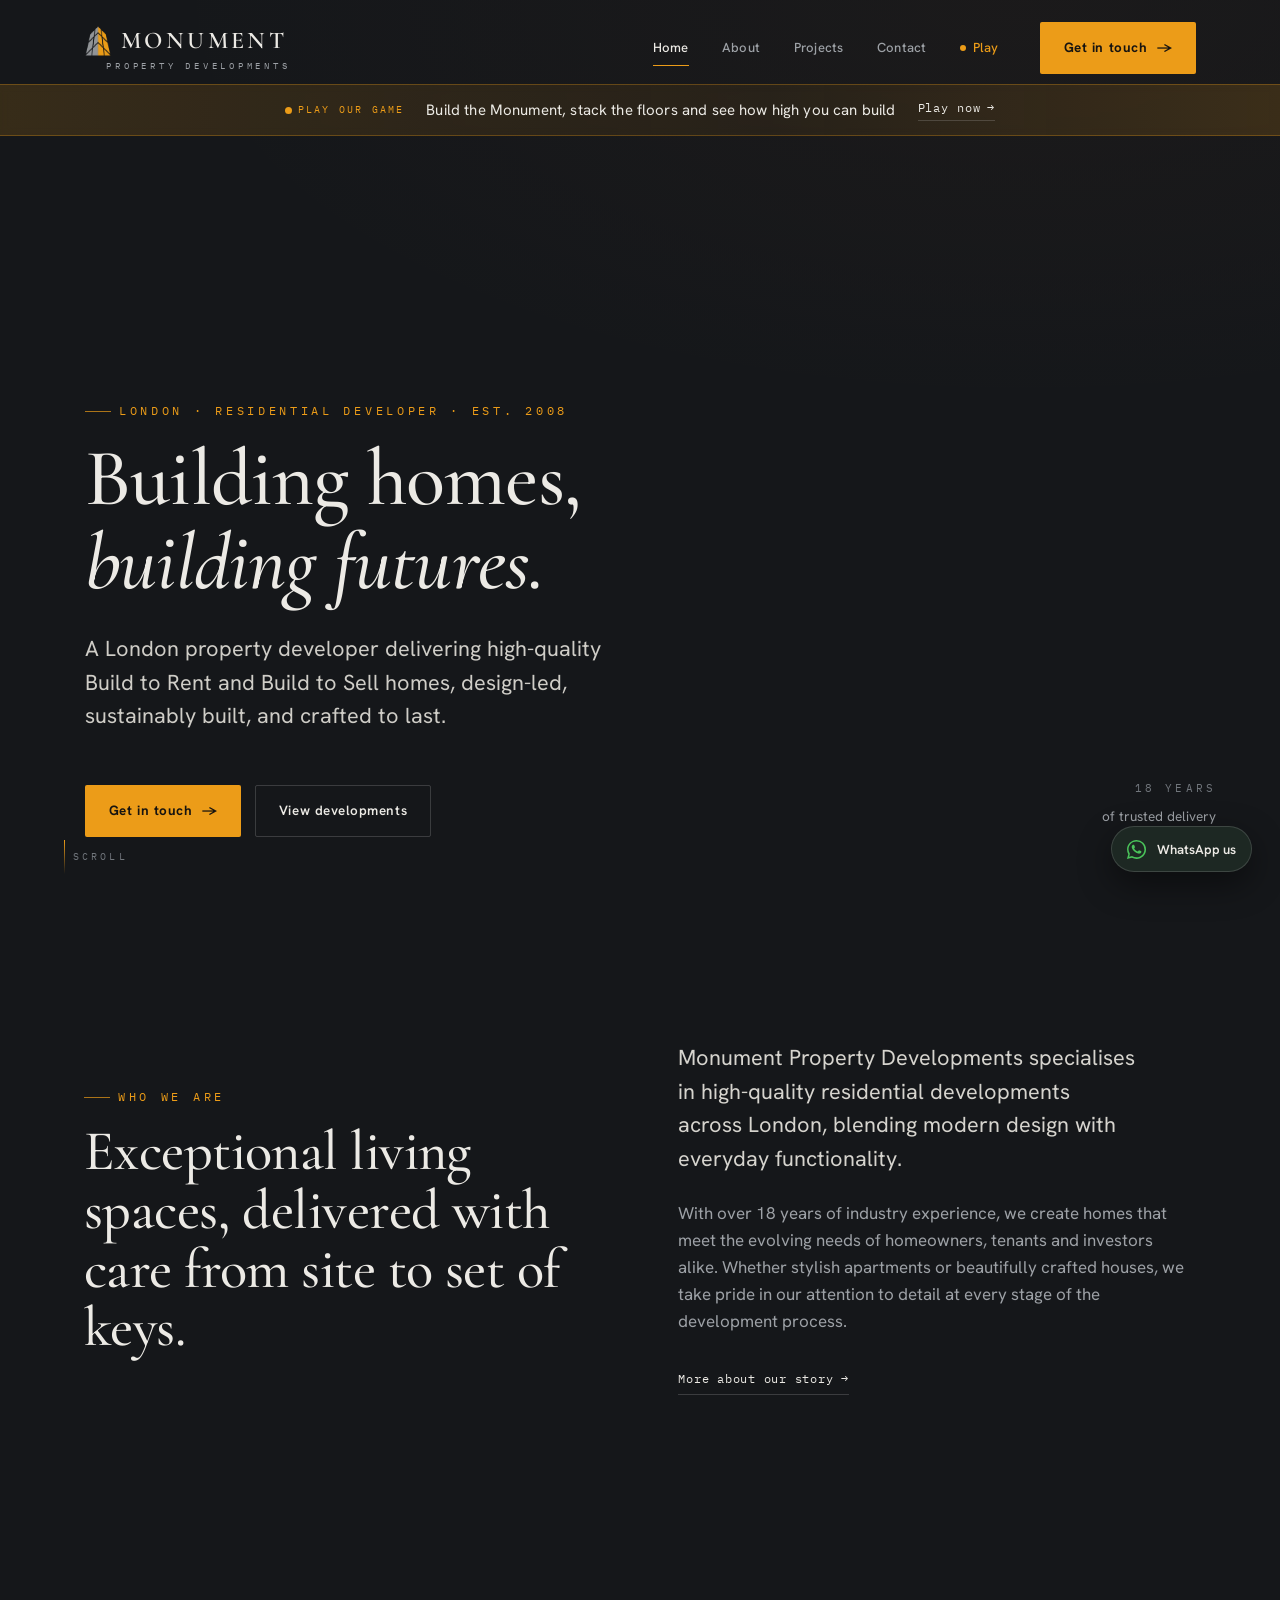
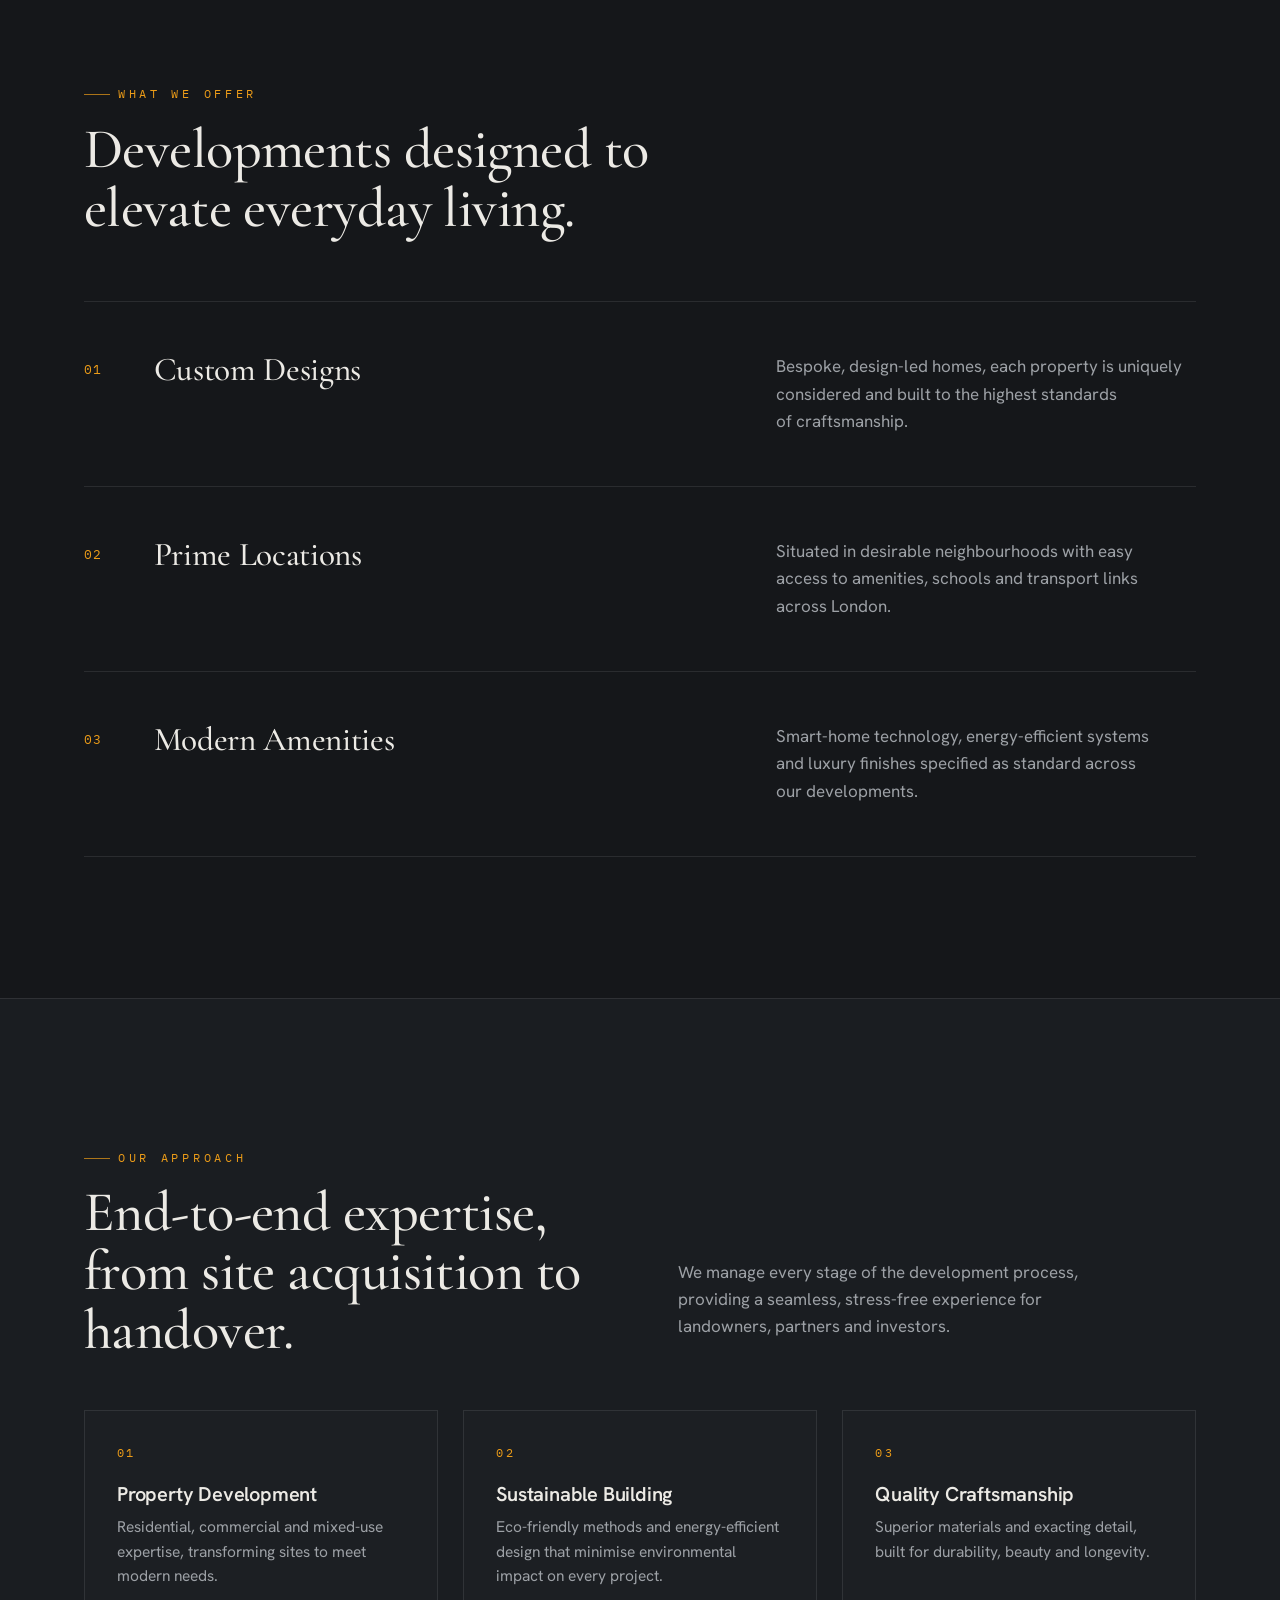
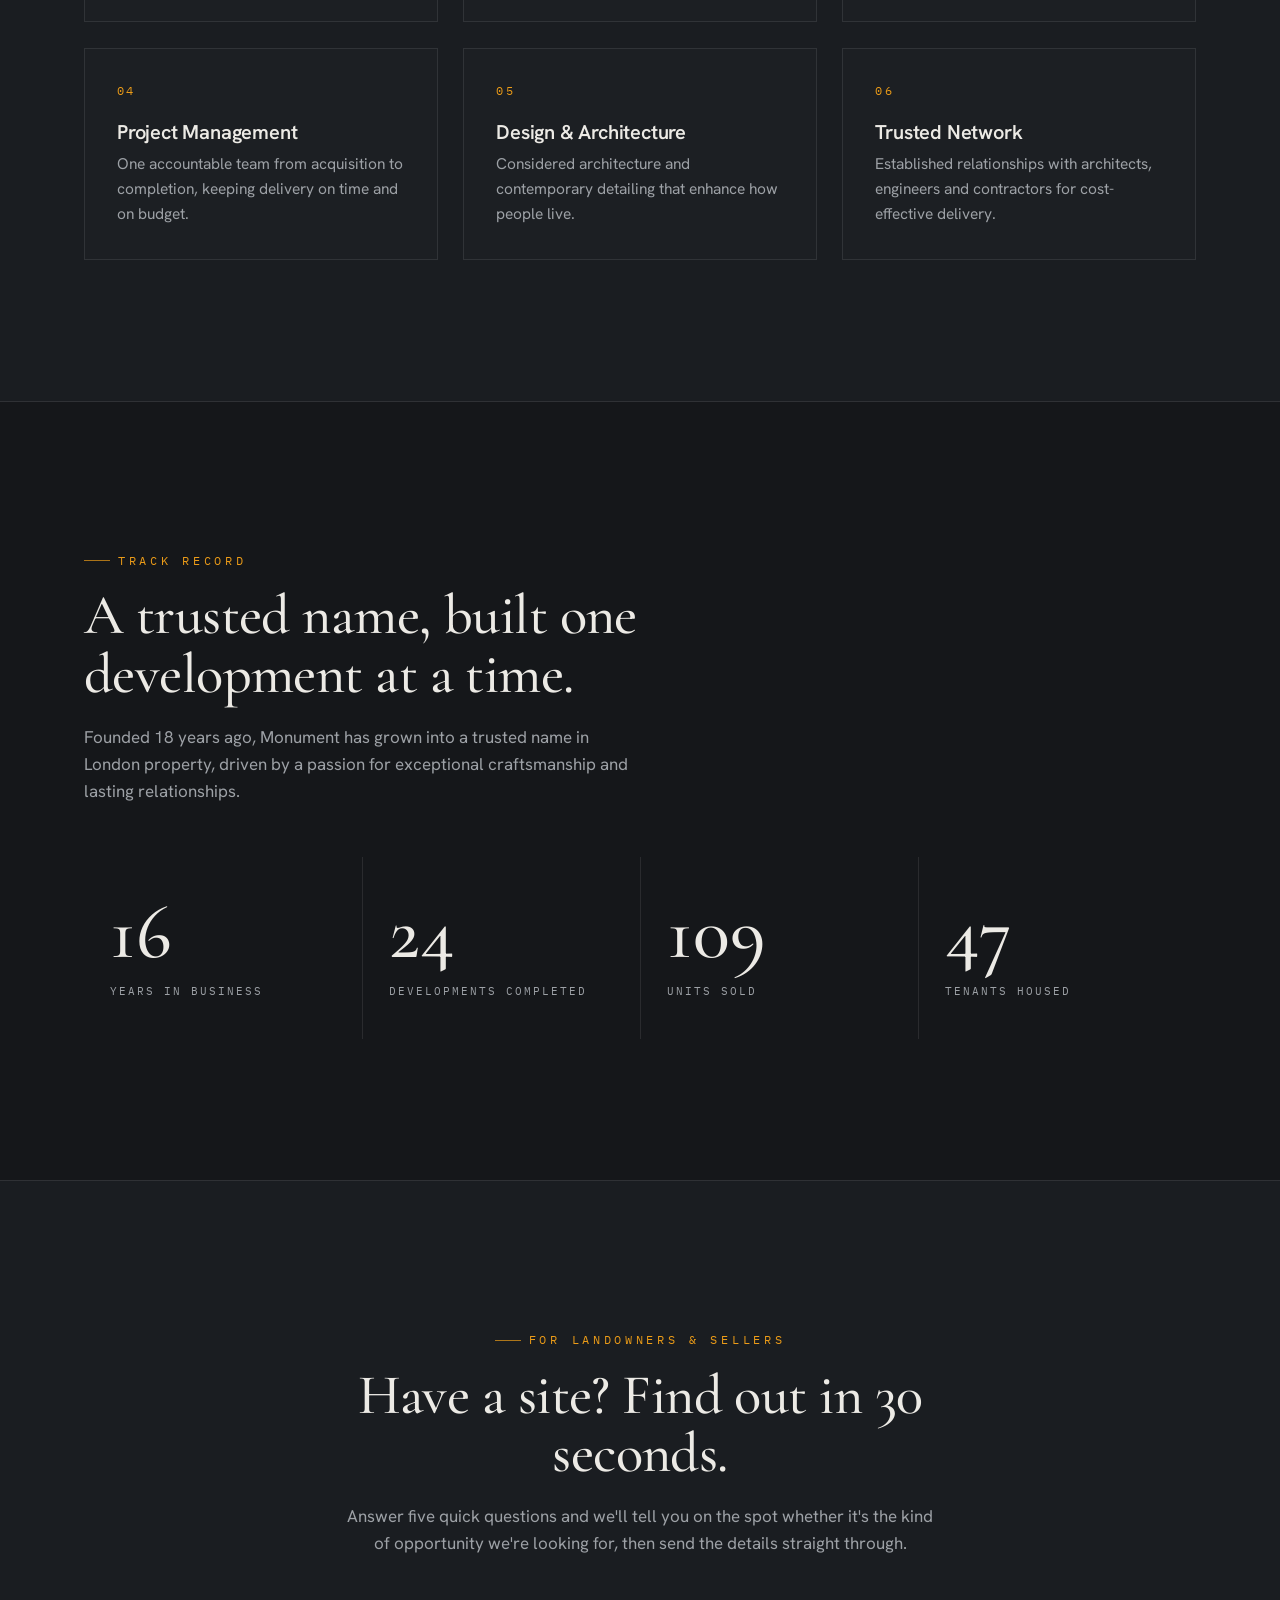
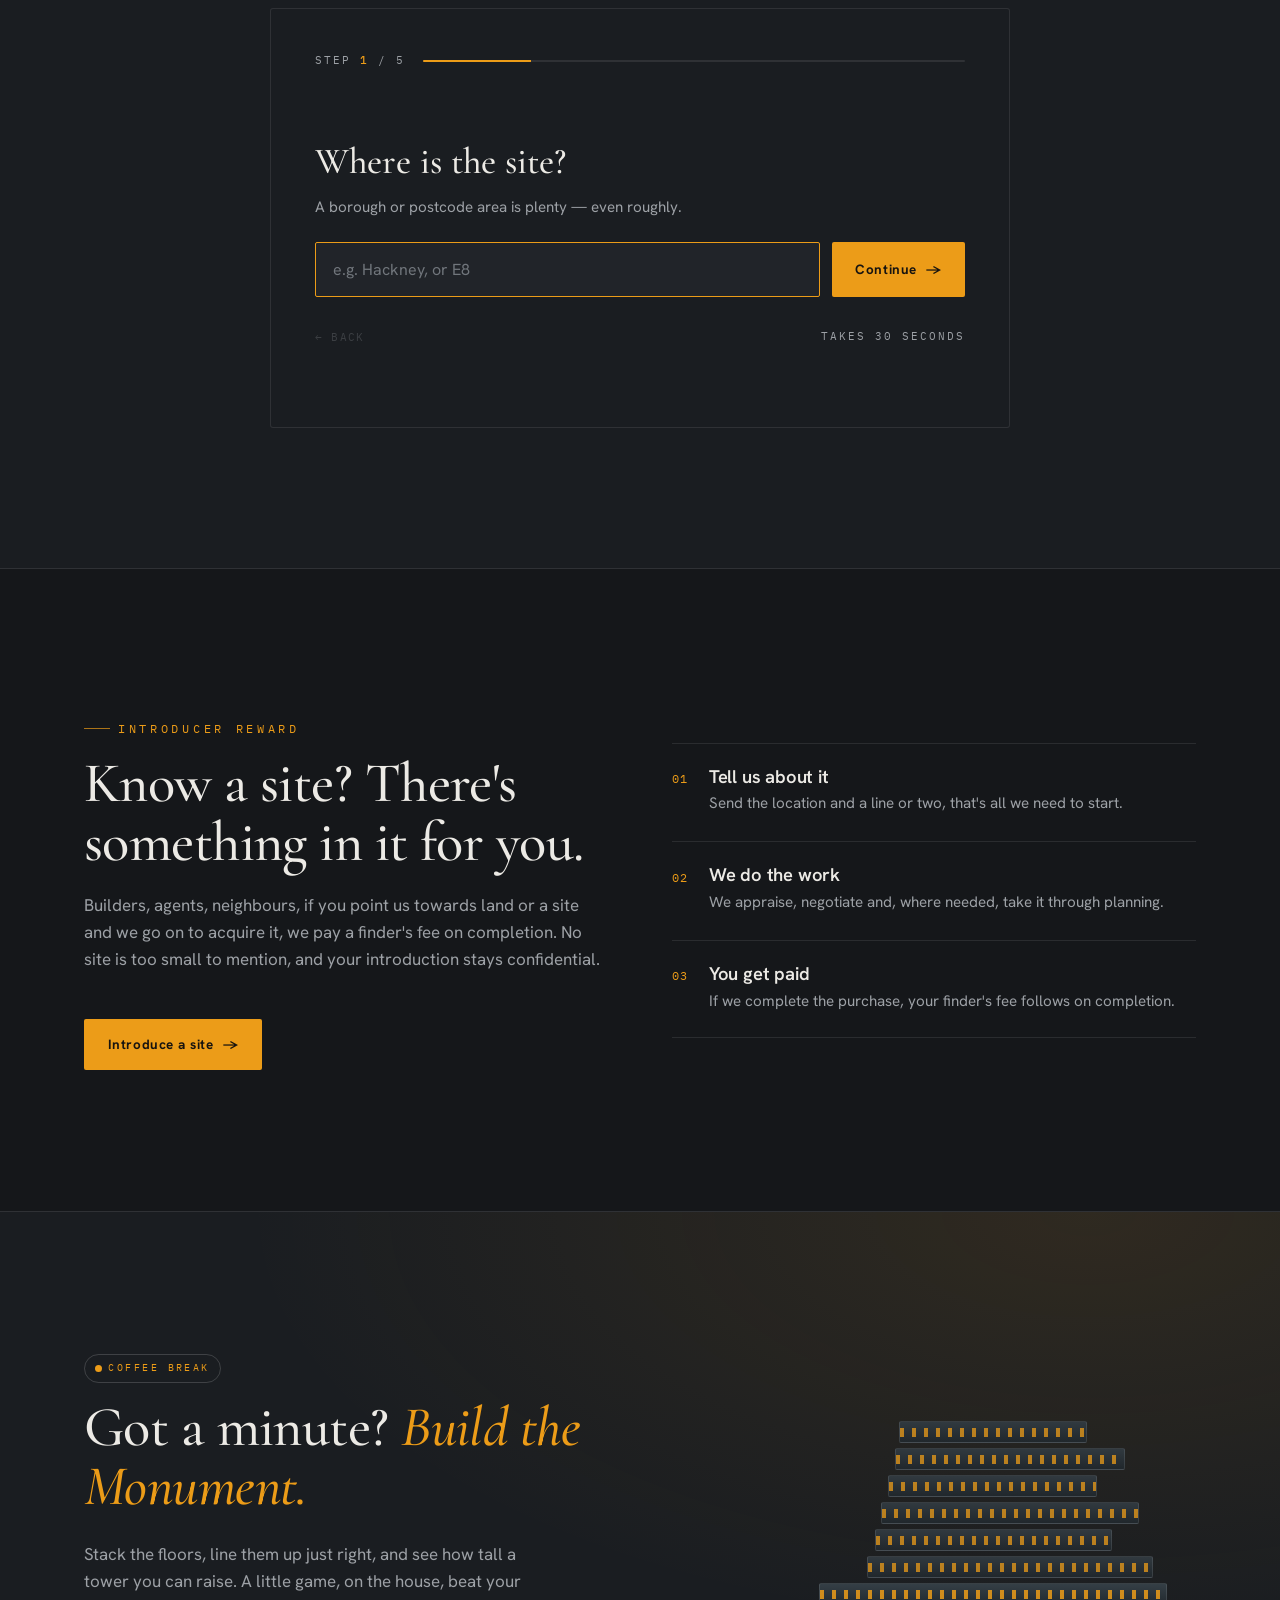
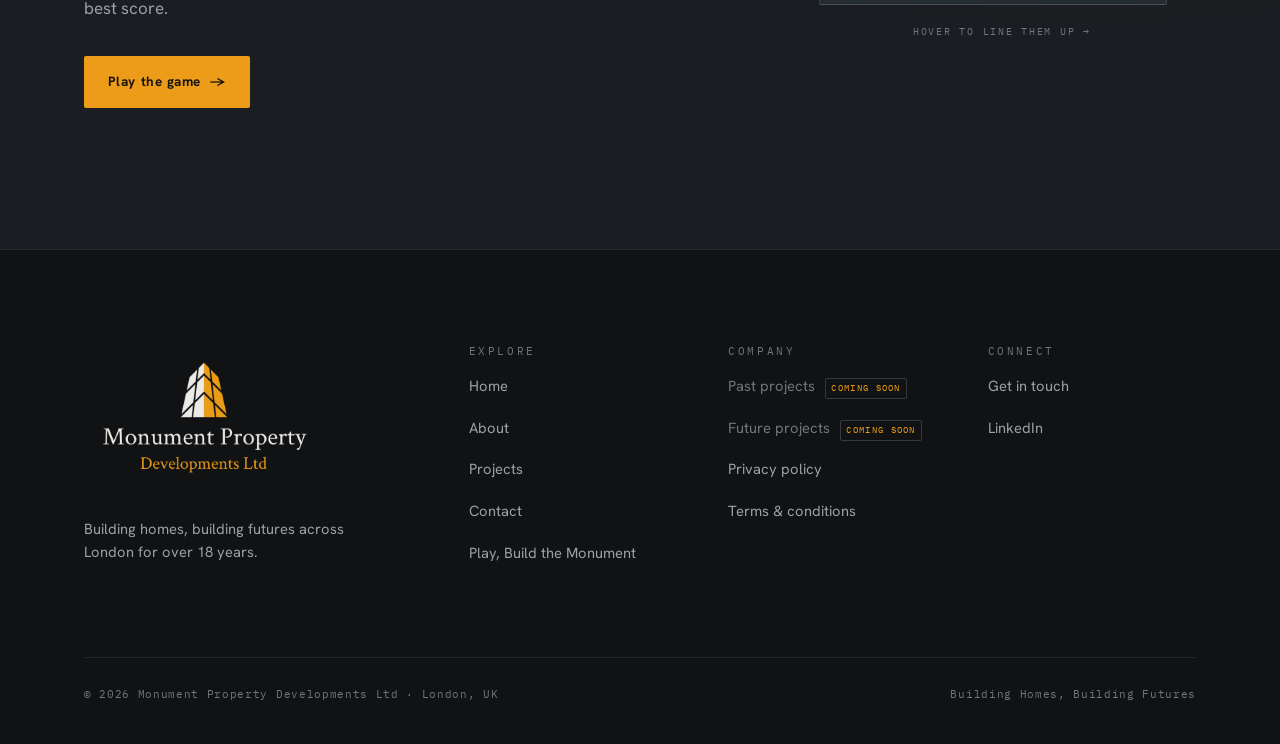
<file: index.html>
<!doctype html>
<html lang="en">
<head>
<meta charset="utf-8">
<meta name="viewport" content="width=device-width, initial-scale=1">
<title>Monument Property Developments, London Residential Developer</title>
<meta name="description" content="Monument Property Developments, a London-based residential developer delivering high-quality Build to Rent and Build to Sell homes for over 18 years.">
<link rel="icon" type="image/png" href="assets/monument-icon.png">
<link rel="apple-touch-icon" href="assets/monument-icon.png">
<link rel="stylesheet" href="assets/site.css">
</head>
<body data-screen-label="Home">

<!-- NAV -->
<nav class="nav">
  <div class="nav__inner">
    <a class="brand" href="index.html" aria-label="Monument Property Developments, home">
      <span class="brand__mark"><img class="brand__icon" src="assets/monument-icon.png" alt=""><span class="brand__name">Monument</span></span>
      <span class="brand__sub">Property Developments</span>
    </a>
    <div class="nav__links">
      <a class="nav__link active" href="index.html">Home</a>
      <a class="nav__link" href="about.html">About</a>
      <a class="nav__link" href="projects.html">Projects</a>
      <a class="nav__link" href="contact.html">Contact</a>
      <a class="nav__link nav__link--play" href="game.html"><span class="pdot"></span>Play</a>
      <a class="btn btn--primary nav__cta" href="contact.html">Get in touch <span class="arr">→</span></a>
    </div>
    <button class="nav__burger" aria-label="Menu"><span></span><span></span><span></span></button>
  </div>
</nav>
<div class="mobile-menu">
  <a href="index.html">Home <span class="n">01</span></a>
  <a href="about.html">About <span class="n">02</span></a>
  <a href="projects.html">Projects <span class="n">03</span></a>
  <a href="contact.html">Contact <span class="n">04</span></a>
  <a href="game.html">Play <span class="n">05</span></a>
  <a class="btn btn--primary btn--block mm-cta" href="contact.html">Get in touch →</a>
</div>

<!-- HERO -->
<header class="hero">
  <div class="hero__bg ph" data-label="Hero image, completed development, London"></div>
  <div class="hero__grad"></div>
  <a class="hero-ribbon" href="game.html" aria-label="Play our game, Build the Monument">
    <span class="hero-ribbon__inner">
      <span class="hr-tag"><span class="pdot"></span>Play our game</span>
      <span class="hr-text">Build the Monument, stack the floors and see how high you can build</span>
      <span class="hr-cta">Play now <span class="arr">→</span></span>
    </span>
  </a>
  <div class="hero__inner container">
    <p class="kicker">London · Residential Developer · Est. 2008</p>
    <h1 class="reveal in">Building homes,<br><span class="serif-it">building futures.</span></h1>
    <p class="hero__sub lead reveal in" data-d="1">A London property developer delivering high-quality Build&nbsp;to&nbsp;Rent and Build&nbsp;to&nbsp;Sell homes, design-led, sustainably built, and crafted to last.</p>
    <div class="hero__cta reveal in" data-d="2">
      <a class="btn btn--primary" href="contact.html">Get in touch <span class="arr">→</span></a>
      <a class="btn btn--ghost" href="projects.html">View developments</a>
    </div>
  </div>
  <div class="hero__meta">
    <span class="eyebrow">18 years</span>
    <span class="muted" style="font-size:.85rem">of trusted delivery</span>
  </div>
  <div class="scroll-cue"><span class="line"></span>Scroll</div>
</header>

<!-- POSITIONING -->
<section class="section">
  <div class="container split">
    <div class="reveal">
      <p class="kicker">Who we are</p>
      <h2>Exceptional living spaces, delivered with care from site to set of keys.</h2>
    </div>
    <div class="reveal" data-d="1">
      <p class="lead">Monument Property Developments specialises in high-quality residential developments across London, blending modern design with everyday functionality.</p>
      <p class="muted">With over 18 years of industry experience, we create homes that meet the evolving needs of homeowners, tenants and investors alike. Whether stylish apartments or beautifully crafted houses, we take pride in our attention to detail at every stage of the development process.</p>
      <a class="textlink mt-s" href="about.html">More about our story <span class="arr">→</span></a>
    </div>
  </div>
</section>

<!-- WHAT WE OFFER -->
<section class="section">
  <div class="container">
    <div class="reveal" style="max-width:60ch;margin-bottom:clamp(40px,5vw,72px)">
      <p class="kicker">What we offer</p>
      <h2>Developments designed to elevate everyday living.</h2>
    </div>
    <div class="offers">
      <div class="offer reveal">
        <span class="offer__no">01</span>
        <h3>Custom Designs</h3>
        <p class="offer__body">Bespoke, design-led homes, each property is uniquely considered and built to the highest standards of craftsmanship.</p>
      </div>
      <div class="offer reveal">
        <span class="offer__no">02</span>
        <h3>Prime Locations</h3>
        <p class="offer__body">Situated in desirable neighbourhoods with easy access to amenities, schools and transport links across London.</p>
      </div>
      <div class="offer reveal">
        <span class="offer__no">03</span>
        <h3>Modern Amenities</h3>
        <p class="offer__body">Smart-home technology, energy-efficient systems and luxury finishes specified as standard across our developments.</p>
      </div>
    </div>
  </div>
</section>

<!-- APPROACH / FEATURES -->
<section class="section band" style="background:var(--bg-2)">
  <div class="container">
    <div class="split" style="align-items:end;margin-bottom:clamp(34px,4vw,56px)">
      <div class="reveal">
        <p class="kicker">Our approach</p>
        <h2>End-to-end expertise, from site acquisition to handover.</h2>
      </div>
      <p class="muted reveal" data-d="1" style="max-width:40ch">We manage every stage of the development process, providing a seamless, stress-free experience for landowners, partners and investors.</p>
    </div>
    <div class="grid g-3">
      <div class="card card--feature reveal"><span class="card__no">01</span><h3>Property Development</h3><p>Residential, commercial and mixed-use expertise, transforming sites to meet modern needs.</p></div>
      <div class="card card--feature reveal" data-d="1"><span class="card__no">02</span><h3>Sustainable Building</h3><p>Eco-friendly methods and energy-efficient design that minimise environmental impact on every project.</p></div>
      <div class="card card--feature reveal" data-d="2"><span class="card__no">03</span><h3>Quality Craftsmanship</h3><p>Superior materials and exacting detail, built for durability, beauty and longevity.</p></div>
      <div class="card card--feature reveal"><span class="card__no">04</span><h3>Project Management</h3><p>One accountable team from acquisition to completion, keeping delivery on time and on budget.</p></div>
      <div class="card card--feature reveal" data-d="1"><span class="card__no">05</span><h3>Design &amp; Architecture</h3><p>Considered architecture and contemporary detailing that enhance how people live.</p></div>
      <div class="card card--feature reveal" data-d="2"><span class="card__no">06</span><h3>Trusted Network</h3><p>Established relationships with architects, engineers and contractors for cost-effective delivery.</p></div>
    </div>
  </div>
</section>

<!-- TRACK RECORD -->
<section class="section">
  <div class="container">
    <div class="reveal" style="max-width:58ch;margin-bottom:clamp(34px,4vw,56px)">
      <p class="kicker">Track record</p>
      <h2>A trusted name, built one development at a time.</h2>
      <p class="muted mt-s">Founded 18 years ago, Monument has grown into a trusted name in London property, driven by a passion for exceptional craftsmanship and lasting relationships.</p>
    </div>
    <div class="stats reveal">
      <div class="stat"><div class="stat__num"><span data-count="18">18</span></div><div class="stat__label">Years in business</div></div>
      <div class="stat"><div class="stat__num"><span data-count="26">26</span></div><div class="stat__label">Developments completed</div></div>
      <div class="stat"><div class="stat__num"><span data-count="120">120</span></div><div class="stat__label">Units sold</div></div>
      <div class="stat"><div class="stat__num"><span data-count="52">52</span></div><div class="stat__label">Tenants housed</div></div>
    </div>
  </div>
</section>

<!-- SITE QUALIFIER -->
<section class="section band" style="background:var(--bg-2)">
  <div class="container">
    <div class="reveal" style="max-width:60ch;margin:0 auto clamp(32px,4vw,50px);text-align:center">
      <p class="kicker" style="justify-content:center">For landowners &amp; sellers</p>
      <h2>Have a site? Find out in 30 seconds.</h2>
      <p class="muted mt-s">Answer five quick questions and we'll tell you on the spot whether it's the kind of opportunity we're looking for, then send the details straight through.</p>
    </div>
    <div class="qual reveal" id="qualifier" data-d="1">
      <div class="qual__head">
        <span class="qual__step">Step <b id="qStepNum">1</b> / 5</span>
        <div class="qual__bar"><span></span></div>
      </div>
      <div class="qual__stage"></div>
    </div>
  </div>
</section>

<!-- REFERRAL -->
<section class="section">
  <div class="container">
    <div class="refer">
      <div class="reveal">
        <p class="kicker">Introducer reward</p>
        <h2>Know a site? There's something in it for you.</h2>
        <p class="muted maxw-prose mt-s">Builders, agents, neighbours, if you point us towards land or a site and we go on to acquire it, we pay a finder's fee on completion. No site is too small to mention, and your introduction stays confidential.</p>
        <a class="btn btn--primary mt-m" href="contact.html?reason=referral">Introduce a site <span class="arr">→</span></a>
      </div>
      <div class="refer__steps reveal" data-d="1">
        <div class="refstep"><span class="refstep__n">01</span><div><h4>Tell us about it</h4><p>Send the location and a line or two, that's all we need to start.</p></div></div>
        <div class="refstep"><span class="refstep__n">02</span><div><h4>We do the work</h4><p>We appraise, negotiate and, where needed, take it through planning.</p></div></div>
        <div class="refstep"><span class="refstep__n">03</span><div><h4>You get paid</h4><p>If we complete the purchase, your finder's fee follows on completion.</p></div></div>
      </div>
    </div>
  </div>
</section>

<!-- GAME TEASER -->
<section class="section game-teaser">
  <div class="container">
    <div class="game-teaser__inner">
      <div class="reveal">
        <span class="badge-fun"><span class="pdot"></span>Coffee break</span>
        <h2>Got a minute? <span class="serif-it accent">Build the Monument.</span></h2>
        <p>Stack the floors, line them up just right, and see how tall a tower you can raise. A little game, on the house, beat your best score.</p>
        <a class="btn btn--primary" href="game.html">Play the game <span class="arr">→</span></a>
      </div>
      <a class="teaser-tower reveal" data-d="1" href="game.html" aria-label="Play Build the Monument">
        <span class="tt-floor"></span>
        <span class="tt-floor"></span>
        <span class="tt-floor"></span>
        <span class="tt-floor"></span>
        <span class="tt-floor"></span>
        <span class="tt-floor"></span>
        <span class="tt-floor tt-base"></span>
        <span class="teaser-tower__cap">Hover to line them up →</span>
      </a>
    </div>
  </div>
</section>

<!-- FOOTER -->
<footer class="footer">
  <div class="container">
    <div class="footer__top">
      <div class="footer__col footer__col--brand">
        <a class="footer__logo-link" href="index.html" aria-label="Monument Property Developments, home"><img class="footer__logo" src="assets/monument-logo-light.png" alt="Monument Property Developments Ltd"></a>
        <p class="footer__brandsub">Building homes, building futures across London for over 18 years.</p>
      </div>
      <div class="footer__col">
        <h4>Explore</h4>
        <ul><li><a href="index.html">Home</a></li><li><a href="about.html">About</a></li><li><a href="projects.html">Projects</a></li><li><a href="contact.html">Contact</a></li><li><a href="game.html">Play, Build the Monument</a></li></ul>
      </div>
      <div class="footer__col">
        <h4>Company</h4>
        <ul><li><span class="soon">Past projects <em>Coming soon</em></span></li><li><span class="soon">Future projects <em>Coming soon</em></span></li><li><a href="privacy.html">Privacy policy</a></li><li><a href="terms.html">Terms &amp; conditions</a></li></ul>
      </div>
      <div class="footer__col">
        <h4>Connect</h4>
        <ul><li><a href="contact.html">Get in touch</a></li><li><a href="https://www.linkedin.com/in/hasan-mustafa-3ab600416/" target="_blank" rel="noopener">LinkedIn</a></li></ul>
      </div>
    </div>
    <div class="footer__bottom">
      <span>© <span data-year>2025</span> Monument Property Developments Ltd · London, UK</span>
      <span>Building Homes, Building Futures</span>
    </div>
  </div>
</footer>

<a class="wa-fab" href="https://wa.me/447581194819?text=Hi%20Monument%2C%20I%27d%20like%20to%20get%20in%20touch." target="_blank" rel="noopener" aria-label="Message us on WhatsApp">
  <svg viewBox="0 0 24 24" fill="currentColor" aria-hidden="true"><path d="M12.04 2C6.58 2 2.13 6.45 2.13 11.91c0 1.75.46 3.45 1.32 4.95L2 22l5.25-1.38c1.45.79 3.08 1.21 4.79 1.21 5.46 0 9.91-4.45 9.91-9.91 0-2.65-1.03-5.14-2.9-7.01A9.82 9.82 0 0 0 12.04 2zm0 1.67c2.2 0 4.27.86 5.82 2.42a8.18 8.18 0 0 1 2.42 5.82c0 4.54-3.7 8.24-8.25 8.24-1.52 0-3.01-.41-4.3-1.19l-.31-.18-3.12.82.83-3.04-.2-.32a8.2 8.2 0 0 1-1.26-4.38c0-4.54 3.7-8.23 8.24-8.23zm4.52 9.95c-.25-.12-1.47-.72-1.69-.81-.23-.08-.39-.12-.56.12-.16.25-.64.81-.78.97-.14.17-.29.19-.54.06-.25-.12-1.05-.39-1.99-1.23-.74-.66-1.23-1.47-1.38-1.72-.14-.25-.01-.38.11-.5.11-.11.25-.29.37-.43.13-.14.17-.25.25-.41.08-.17.04-.31-.02-.43-.06-.12-.56-1.34-.76-1.84-.2-.48-.41-.42-.56-.43h-.48c-.17 0-.43.06-.66.31-.22.25-.86.85-.86 2.07 0 1.22.89 2.4 1.01 2.56.12.17 1.75 2.67 4.25 3.74.59.26 1.05.41 1.41.52.59.19 1.13.16 1.56.1.48-.07 1.47-.6 1.68-1.18.21-.58.21-1.07.14-1.18-.06-.1-.22-.16-.47-.28z"/></svg>
  <span class="wa-fab__label">WhatsApp us</span>
</a>

<script src="assets/site.js"></script>
<script src="assets/home.js"></script>
</body>
</html>
</file>
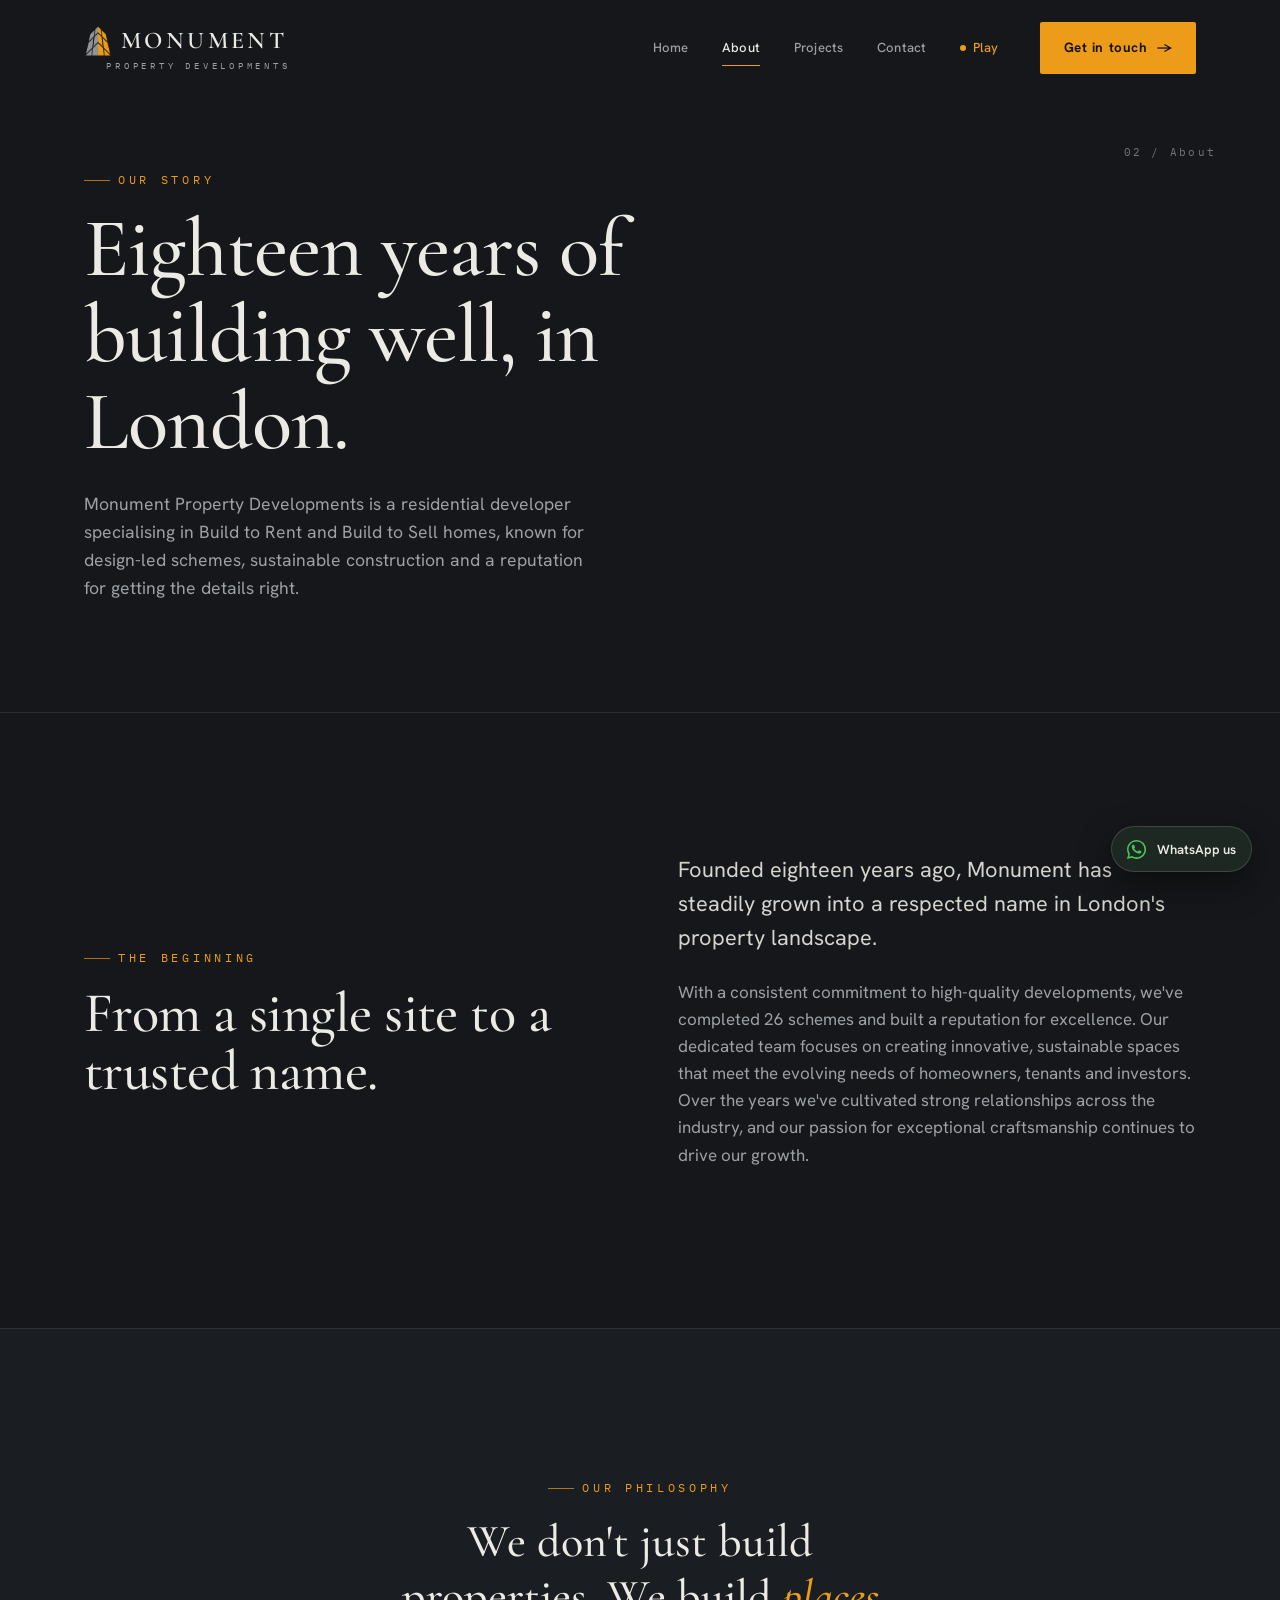
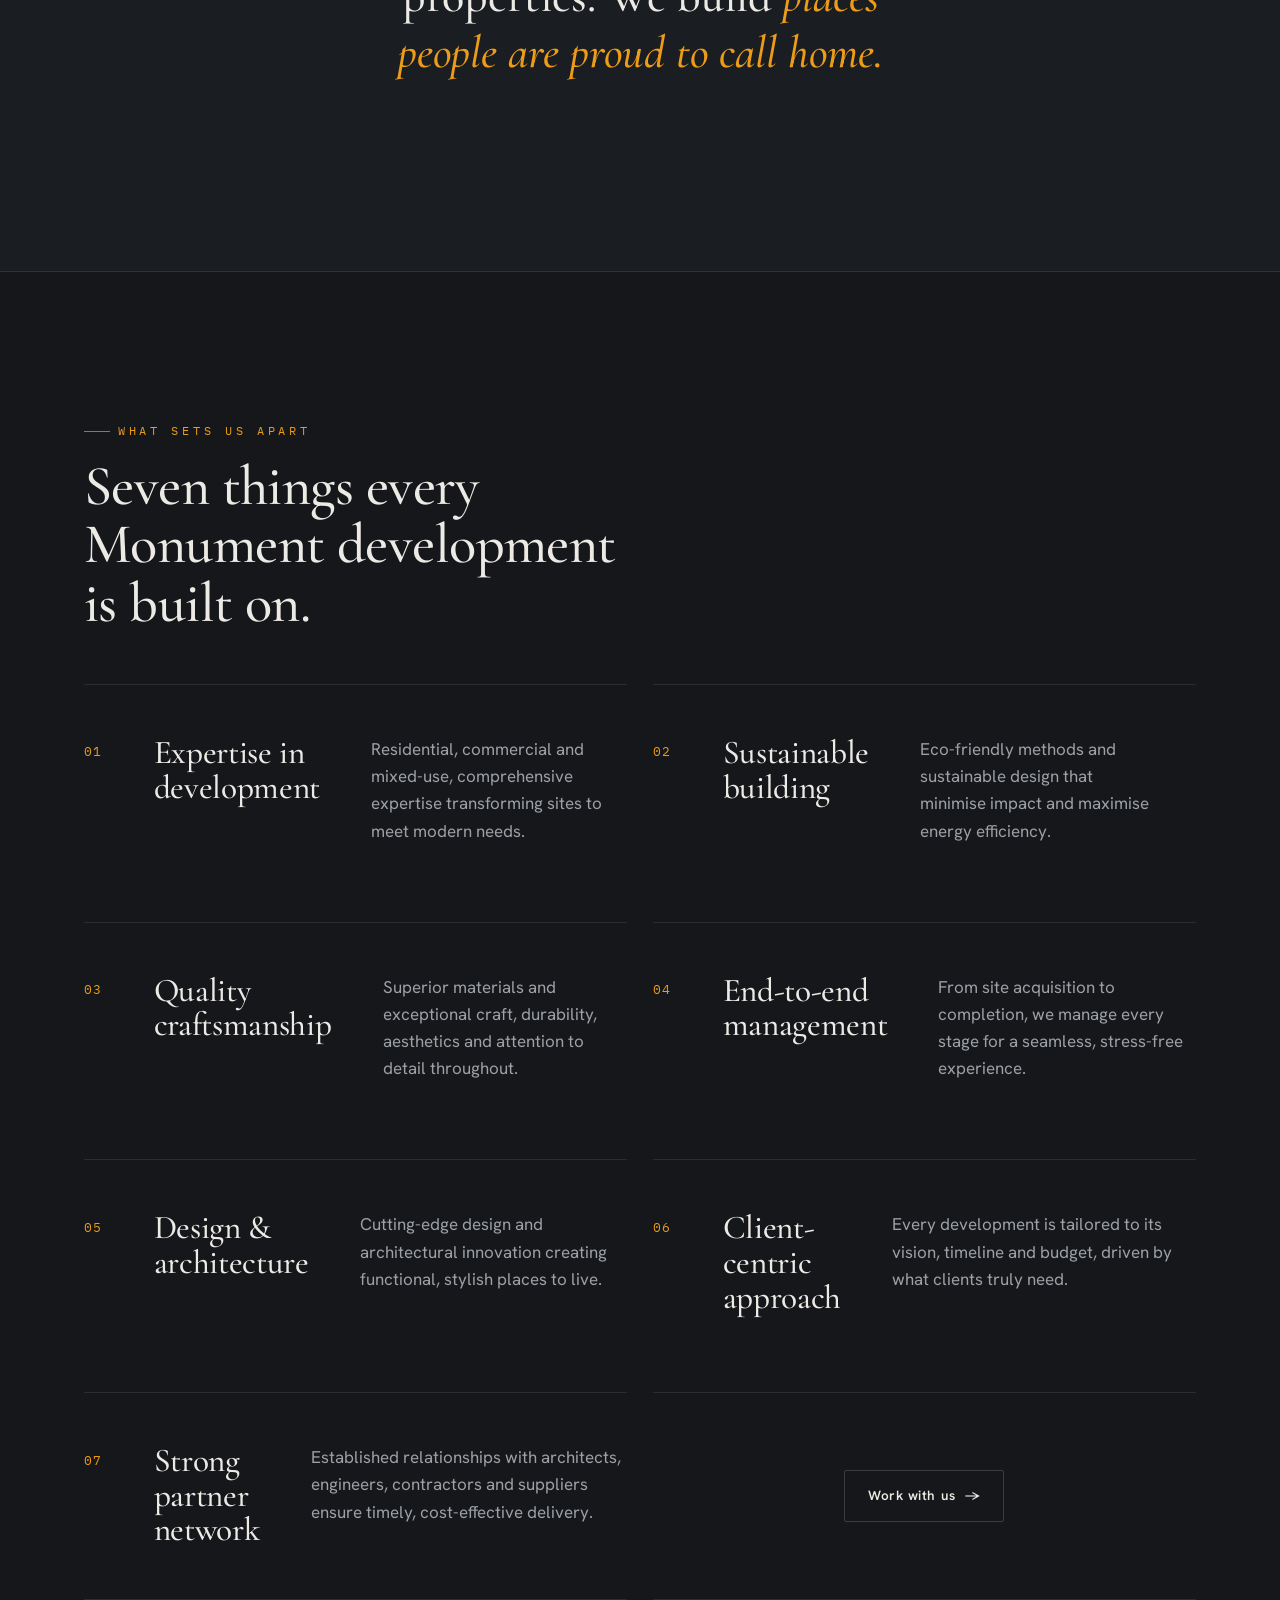
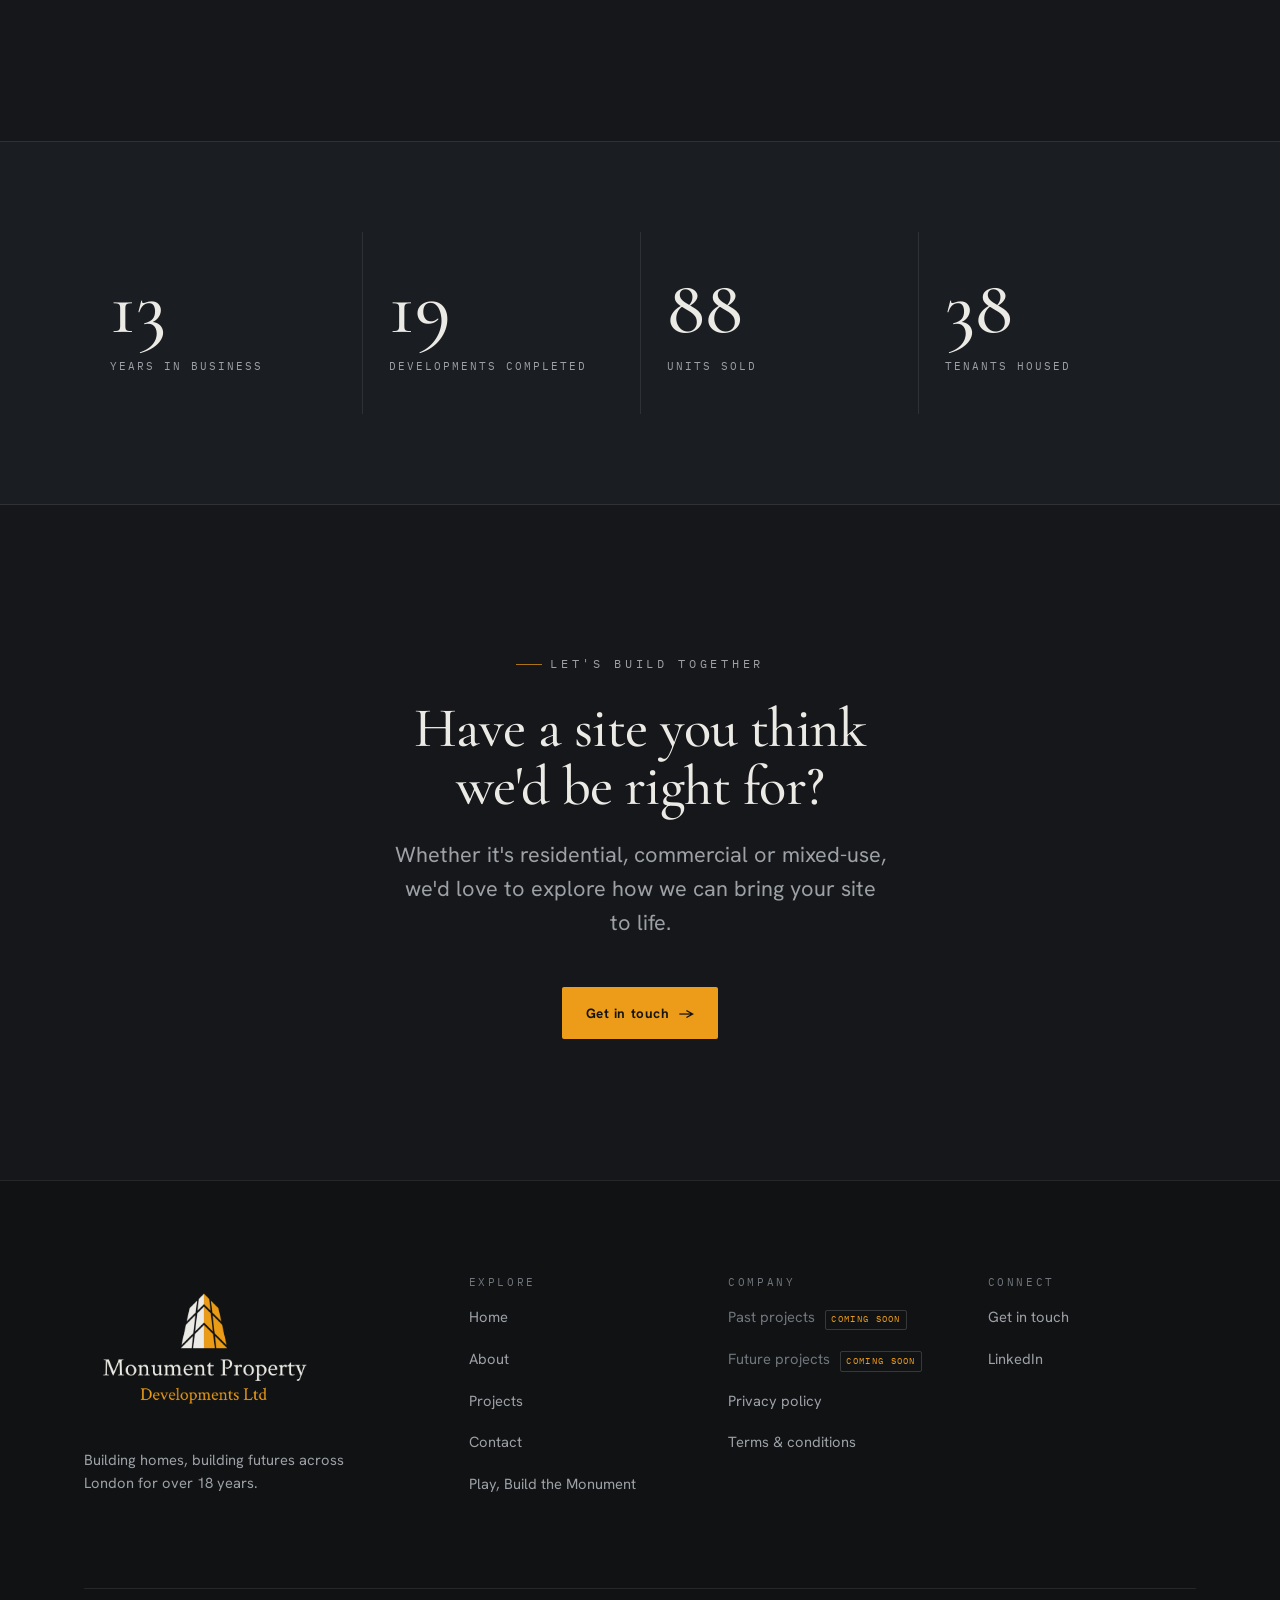
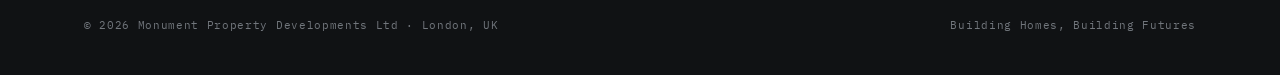
<file: about.html>
<!doctype html>
<html lang="en">
<head>
<meta charset="utf-8">
<meta name="viewport" content="width=device-width, initial-scale=1">
<title>About, Monument Property Developments</title>
<meta name="description" content="Founded 18 years ago, Monument Property Developments has grown into a trusted London residential developer, delivering quality homes with end-to-end expertise.">
<link rel="icon" type="image/png" href="assets/monument-icon.png">
<link rel="apple-touch-icon" href="assets/monument-icon.png">
<link rel="stylesheet" href="assets/site.css">
</head>
<body data-screen-label="About">

<nav class="nav">
  <div class="nav__inner">
    <a class="brand" href="index.html" aria-label="Monument Property Developments, home">
      <span class="brand__mark"><img class="brand__icon" src="assets/monument-icon.png" alt=""><span class="brand__name">Monument</span></span>
      <span class="brand__sub">Property Developments</span>
    </a>
    <div class="nav__links">
      <a class="nav__link" href="index.html">Home</a>
      <a class="nav__link active" href="about.html">About</a>
      <a class="nav__link" href="projects.html">Projects</a>
      <a class="nav__link" href="contact.html">Contact</a>
      <a class="nav__link nav__link--play" href="game.html"><span class="pdot"></span>Play</a>
      <a class="btn btn--primary nav__cta" href="contact.html">Get in touch <span class="arr">→</span></a>
    </div>
    <button class="nav__burger" aria-label="Menu"><span></span><span></span><span></span></button>
  </div>
</nav>
<div class="mobile-menu">
  <a href="index.html">Home <span class="n">01</span></a>
  <a href="about.html">About <span class="n">02</span></a>
  <a href="projects.html">Projects <span class="n">03</span></a>
  <a href="contact.html">Contact <span class="n">04</span></a>
  <a href="game.html">Play <span class="n">05</span></a>
  <a class="btn btn--primary btn--block mm-cta" href="contact.html">Get in touch →</a>
</div>

<!-- PAGE HEADER -->
<header class="pagehead">
  <div class="container">
    <span class="pagehead__index">02 / About</span>
    <p class="kicker">Our story</p>
    <h1 class="reveal in">Eighteen years of building well, in London.</h1>
    <p class="pagehead__sub reveal in" data-d="1">Monument Property Developments is a residential developer specialising in Build to Rent and Build to Sell homes, known for design-led schemes, sustainable construction and a reputation for getting the details right.</p>
  </div>
</header>

<!-- STORY -->
<section class="section">
  <div class="container split">
    <div class="reveal">
      <p class="kicker">The beginning</p>
      <h2>From a single site to a trusted name.</h2>
    </div>
    <div class="reveal" data-d="1">
      <p class="lead">Founded eighteen years ago, Monument has steadily grown into a respected name in London's property landscape.</p>
      <p class="muted">With a consistent commitment to high-quality developments, we've completed 26 schemes and built a reputation for excellence. Our dedicated team focuses on creating innovative, sustainable spaces that meet the evolving needs of homeowners, tenants and investors. Over the years we've cultivated strong relationships across the industry, and our passion for exceptional craftsmanship continues to drive our growth.</p>
    </div>
  </div>
</section>

<!-- PHILOSOPHY QUOTE -->
<section class="section band" style="background:var(--bg-2)">
  <div class="container center reveal" style="max-width:760px;margin-inline:auto">
    <p class="kicker" style="justify-content:center">Our philosophy</p>
    <p class="display" style="font-size:clamp(1.9rem,3.6vw,3rem);line-height:1.2;text-wrap:balance">We don't just build properties. We build <span class="serif-it accent">places people are proud to call home.</span></p>
  </div>
</section>

<!-- WHAT SETS US APART -->
<section class="section">
  <div class="container">
    <div class="reveal" style="max-width:56ch;margin-bottom:clamp(36px,4vw,60px)">
      <p class="kicker">What sets us apart</p>
      <h2>Seven things every Monument development is built on.</h2>
    </div>
    <div class="grid g-2">
      <div class="offer reveal" style="border-top:1px solid var(--line)"><span class="offer__no">01</span><h3>Expertise in development</h3><p class="offer__body">Residential, commercial and mixed-use, comprehensive expertise transforming sites to meet modern needs.</p></div>
      <div class="offer reveal" data-d="1" style="border-top:1px solid var(--line)"><span class="offer__no">02</span><h3>Sustainable building</h3><p class="offer__body">Eco-friendly methods and sustainable design that minimise impact and maximise energy efficiency.</p></div>
      <div class="offer reveal"><span class="offer__no">03</span><h3>Quality craftsmanship</h3><p class="offer__body">Superior materials and exceptional craft, durability, aesthetics and attention to detail throughout.</p></div>
      <div class="offer reveal" data-d="1"><span class="offer__no">04</span><h3>End-to-end management</h3><p class="offer__body">From site acquisition to completion, we manage every stage for a seamless, stress-free experience.</p></div>
      <div class="offer reveal"><span class="offer__no">05</span><h3>Design &amp; architecture</h3><p class="offer__body">Cutting-edge design and architectural innovation creating functional, stylish places to live.</p></div>
      <div class="offer reveal" data-d="1"><span class="offer__no">06</span><h3>Client-centric approach</h3><p class="offer__body">Every development is tailored to its vision, timeline and budget, driven by what clients truly need.</p></div>
      <div class="offer reveal" style="border-bottom:1px solid var(--line)"><span class="offer__no">07</span><h3>Strong partner network</h3><p class="offer__body">Established relationships with architects, engineers, contractors and suppliers ensure timely, cost-effective delivery.</p></div>
      <div class="reveal" data-d="1" style="display:flex;align-items:center;justify-content:center;border-top:1px solid var(--line);border-bottom:1px solid var(--line)">
        <a class="btn btn--ghost" href="contact.html">Work with us <span class="arr">→</span></a>
      </div>
    </div>
  </div>
</section>

<!-- STATS -->
<section class="section--tight band" style="background:var(--bg-2)">
  <div class="container">
    <div class="stats reveal">
      <div class="stat"><div class="stat__num"><span data-count="18">18</span></div><div class="stat__label">Years in business</div></div>
      <div class="stat"><div class="stat__num"><span data-count="26">26</span></div><div class="stat__label">Developments completed</div></div>
      <div class="stat"><div class="stat__num"><span data-count="120">120</span></div><div class="stat__label">Units sold</div></div>
      <div class="stat"><div class="stat__num"><span data-count="52">52</span></div><div class="stat__label">Tenants housed</div></div>
    </div>
  </div>
</section>

<!-- CTA -->
<section class="section">
  <div class="container cta-block reveal">
    <p class="kicker" style="justify-content:center">Let's build together</p>
    <h2>Have a site you think we'd be right for?</h2>
    <p class="lead">Whether it's residential, commercial or mixed-use, we'd love to explore how we can bring your site to life.</p>
    <a class="btn btn--primary" href="contact.html">Get in touch <span class="arr">→</span></a>
  </div>
</section>

<!-- FOOTER -->
<footer class="footer">
  <div class="container">
    <div class="footer__top">
      <div class="footer__col footer__col--brand">
        <a class="footer__logo-link" href="index.html" aria-label="Monument Property Developments, home"><img class="footer__logo" src="assets/monument-logo-light.png" alt="Monument Property Developments Ltd"></a>
        <p class="footer__brandsub">Building homes, building futures across London for over 18 years.</p>
      </div>
      <div class="footer__col"><h4>Explore</h4><ul><li><a href="index.html">Home</a></li><li><a href="about.html">About</a></li><li><a href="projects.html">Projects</a></li><li><a href="contact.html">Contact</a></li><li><a href="game.html">Play, Build the Monument</a></li></ul></div>
      <div class="footer__col"><h4>Company</h4><ul><li><span class="soon">Past projects <em>Coming soon</em></span></li><li><span class="soon">Future projects <em>Coming soon</em></span></li><li><a href="privacy.html">Privacy policy</a></li><li><a href="terms.html">Terms &amp; conditions</a></li></ul></div>
      <div class="footer__col"><h4>Connect</h4><ul><li><a href="contact.html">Get in touch</a></li><li><a href="https://www.linkedin.com/in/hasan-mustafa-3ab600416/" target="_blank" rel="noopener">LinkedIn</a></li></ul></div>
    </div>
    <div class="footer__bottom">
      <span>© <span data-year>2025</span> Monument Property Developments Ltd · London, UK</span>
      <span>Building Homes, Building Futures</span>
    </div>
  </div>
</footer>

<a class="wa-fab" href="https://wa.me/447581194819?text=Hi%20Monument%2C%20I%27d%20like%20to%20get%20in%20touch." target="_blank" rel="noopener" aria-label="Message us on WhatsApp">
  <svg viewBox="0 0 24 24" fill="currentColor" aria-hidden="true"><path d="M12.04 2C6.58 2 2.13 6.45 2.13 11.91c0 1.75.46 3.45 1.32 4.95L2 22l5.25-1.38c1.45.79 3.08 1.21 4.79 1.21 5.46 0 9.91-4.45 9.91-9.91 0-2.65-1.03-5.14-2.9-7.01A9.82 9.82 0 0 0 12.04 2zm0 1.67c2.2 0 4.27.86 5.82 2.42a8.18 8.18 0 0 1 2.42 5.82c0 4.54-3.7 8.24-8.25 8.24-1.52 0-3.01-.41-4.3-1.19l-.31-.18-3.12.82.83-3.04-.2-.32a8.2 8.2 0 0 1-1.26-4.38c0-4.54 3.7-8.23 8.24-8.23zm4.52 9.95c-.25-.12-1.47-.72-1.69-.81-.23-.08-.39-.12-.56.12-.16.25-.64.81-.78.97-.14.17-.29.19-.54.06-.25-.12-1.05-.39-1.99-1.23-.74-.66-1.23-1.47-1.38-1.72-.14-.25-.01-.38.11-.5.11-.11.25-.29.37-.43.13-.14.17-.25.25-.41.08-.17.04-.31-.02-.43-.06-.12-.56-1.34-.76-1.84-.2-.48-.41-.42-.56-.43h-.48c-.17 0-.43.06-.66.31-.22.25-.86.85-.86 2.07 0 1.22.89 2.4 1.01 2.56.12.17 1.75 2.67 4.25 3.74.59.26 1.05.41 1.41.52.59.19 1.13.16 1.56.1.48-.07 1.47-.6 1.68-1.18.21-.58.21-1.07.14-1.18-.06-.1-.22-.16-.47-.28z"/></svg>
  <span class="wa-fab__label">WhatsApp us</span>
</a>

<script src="assets/site.js"></script>
</body>
</html>
</file>
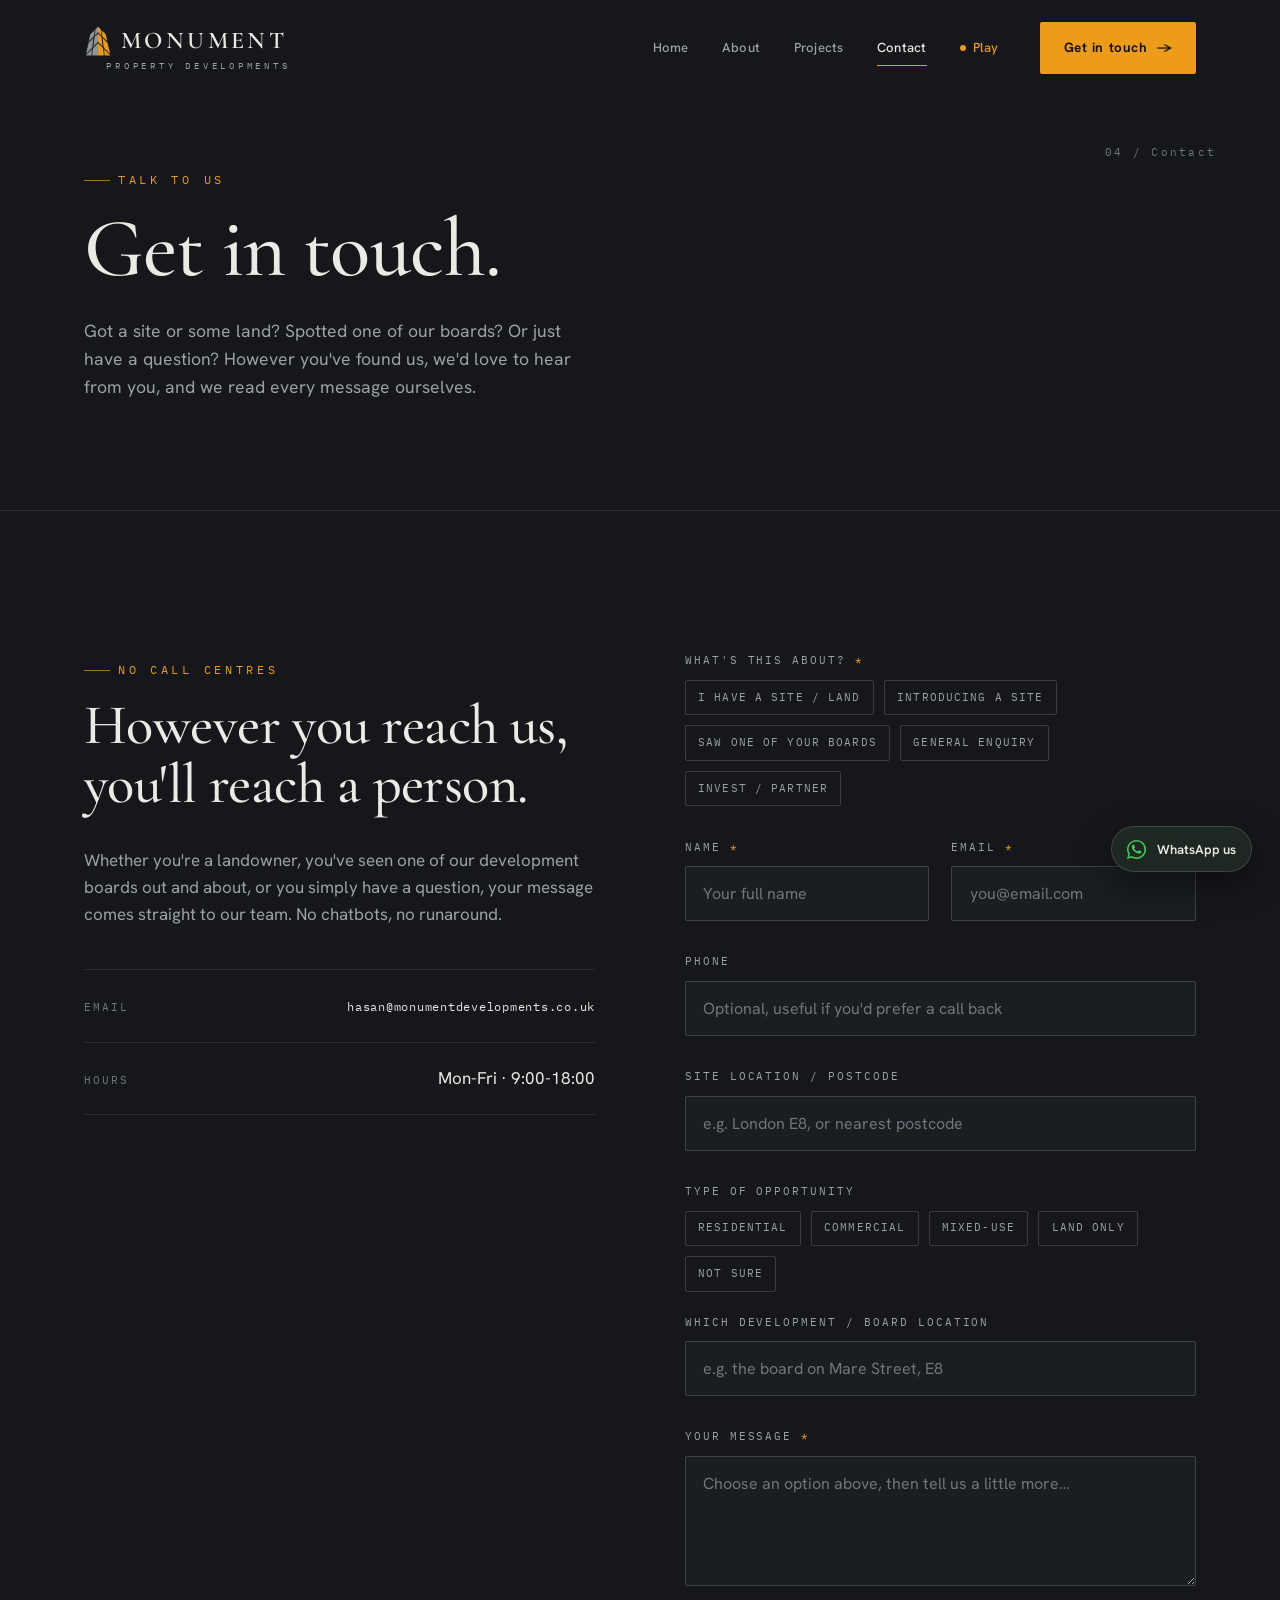
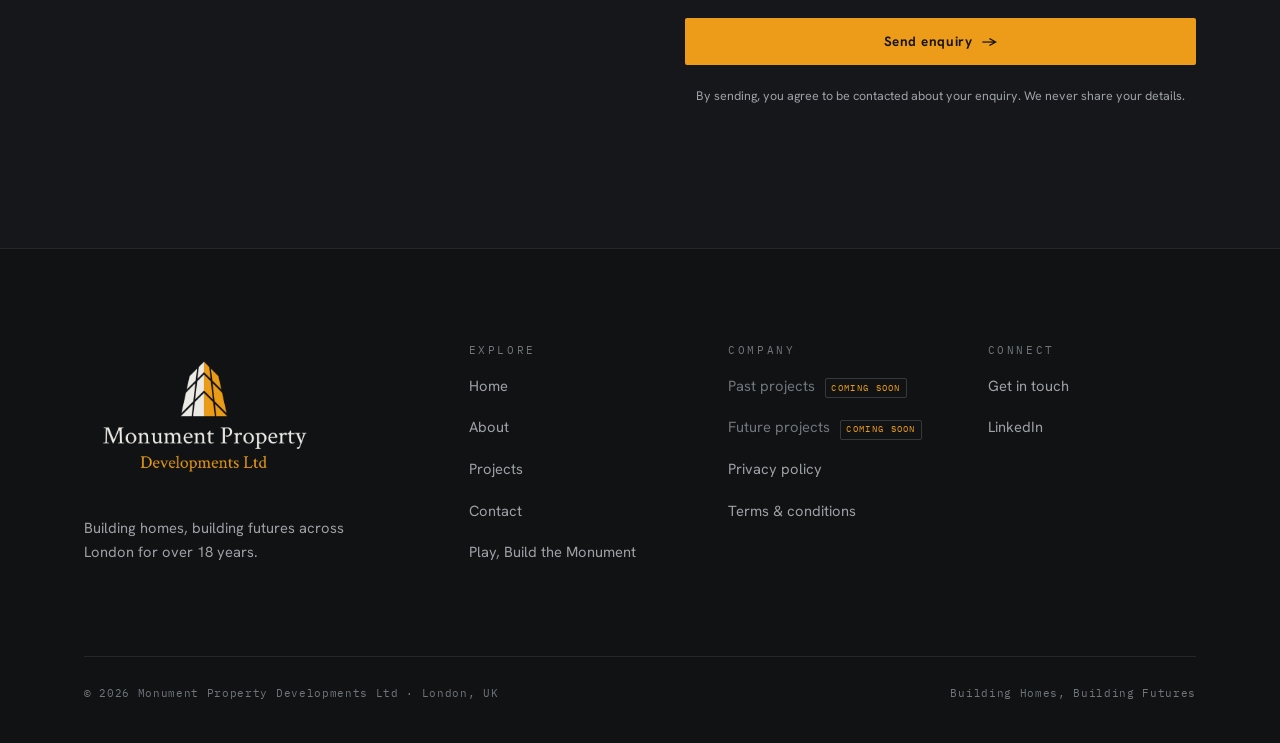
<file: contact.html>
<!doctype html>
<html lang="en">
<head>
<meta charset="utf-8">
<meta name="viewport" content="width=device-width, initial-scale=1">
<title>Contact, Monument Property Developments</title>
<meta name="description" content="Get in touch with Monument Property Developments, whether you have a site or land, spotted one of our boards, or have a general enquiry. We read every message personally.">
<link rel="icon" type="image/png" href="assets/monument-icon.png">
<link rel="apple-touch-icon" href="assets/monument-icon.png">
<link rel="stylesheet" href="assets/site.css">
</head>
<body data-screen-label="Contact">

<nav class="nav">
  <div class="nav__inner">
    <a class="brand" href="index.html" aria-label="Monument Property Developments, home">
      <span class="brand__mark"><img class="brand__icon" src="assets/monument-icon.png" alt=""><span class="brand__name">Monument</span></span>
      <span class="brand__sub">Property Developments</span>
    </a>
    <div class="nav__links">
      <a class="nav__link" href="index.html">Home</a>
      <a class="nav__link" href="about.html">About</a>
      <a class="nav__link" href="projects.html">Projects</a>
      <a class="nav__link active" href="contact.html">Contact</a>
      <a class="nav__link nav__link--play" href="game.html"><span class="pdot"></span>Play</a>
      <a class="btn btn--primary nav__cta" href="contact.html">Get in touch <span class="arr">→</span></a>
    </div>
    <button class="nav__burger" aria-label="Menu"><span></span><span></span><span></span></button>
  </div>
</nav>
<div class="mobile-menu">
  <a href="index.html">Home <span class="n">01</span></a>
  <a href="about.html">About <span class="n">02</span></a>
  <a href="projects.html">Projects <span class="n">03</span></a>
  <a href="contact.html">Contact <span class="n">04</span></a>
  <a href="game.html">Play <span class="n">05</span></a>
  <a class="btn btn--primary btn--block mm-cta" href="contact.html">Get in touch →</a>
</div>

<header class="pagehead">
  <div class="container">
    <span class="pagehead__index">04 / Contact</span>
    <p class="kicker">Talk to us</p>
    <h1 class="reveal in">Get in touch.</h1>
    <p class="pagehead__sub reveal in" data-d="1">Got a site or some land? Spotted one of our boards? Or just have a question? However you've found us, we'd love to hear from you, and we read every message ourselves.</p>
  </div>
</header>

<section class="section">
  <div class="container split" style="align-items:start;gap:clamp(40px,7vw,110px)">

    <!-- LEFT: details -->
    <div class="reveal">
      <p class="kicker">No call centres</p>
      <h2 style="margin-bottom:.6em">However you reach us, you'll reach a person.</h2>
      <p class="muted maxw-prose">Whether you're a landowner, you've seen one of our development boards out and about, or you simply have a question, your message comes straight to our team. No chatbots, no runaround.</p>

      <dl style="margin-top:2.4em">
        <div class="inforow"><dt>Email</dt><dd><a href="mailto:hasan@monumentdevelopments.co.uk" class="textlink" style="border:0;padding:0">hasan@monumentdevelopments.co.uk</a></dd></div>
        <div class="inforow"><dt>Hours</dt><dd>Mon-Fri · 9:00-18:00</dd></div>
      </dl>
    </div>

    <!-- RIGHT: form -->
    <div class="reveal" data-d="1">
      <form class="form" id="contactForm" name="enquiry" method="POST" data-netlify="true" netlify-honeypot="bot-field" novalidate>
        <input type="hidden" name="form-name" value="enquiry">
        <p hidden aria-hidden="true" style="display:none"><label>Don’t fill this in if you’re human: <input name="bot-field"></label></p>

        <div class="field">
          <label>What's this about? <span class="req">*</span></label>
          <div class="chips" id="reasonChips" role="group">
            <span class="chip" data-reason="site">I have a site / land</span>
            <span class="chip" data-reason="referral">Introducing a site</span>
            <span class="chip" data-reason="board">Saw one of your boards</span>
            <span class="chip" data-reason="general">General enquiry</span>
            <span class="chip" data-reason="invest">Invest / partner</span>
          </div>
          <input type="hidden" id="reason" name="reason">
          <span class="err">Please choose what your enquiry is about.</span>
        </div>

        <div class="grid g-2" style="gap:22px">
          <div class="field">
            <label for="name">Name <span class="req">*</span></label>
            <input class="input" id="name" name="name" type="text" placeholder="Your full name" required>
            <span class="err">Please enter your name.</span>
          </div>
          <div class="field">
            <label for="email">Email <span class="req">*</span></label>
            <input class="input" id="email" name="email" type="email" placeholder="you@email.com" required>
            <span class="err">Please enter a valid email.</span>
          </div>
        </div>

        <div class="field">
          <label for="phone">Phone</label>
          <input class="input" id="phone" name="phone" type="tel" placeholder="Optional, useful if you'd prefer a call back">
          <span class="err"></span>
        </div>

        <!-- conditional: site -->
        <div class="field cond" data-show="site referral" hidden>
          <label for="location">Site location / postcode</label>
          <input class="input" id="location" name="location" type="text" placeholder="e.g. London E8, or nearest postcode">
          <span class="err"></span>
        </div>
        <div class="field cond" data-show="site" hidden>
          <label>Type of opportunity</label>
          <div class="chips" id="typeChips" role="group">
            <span class="chip" data-val="Residential">Residential</span>
            <span class="chip" data-val="Commercial">Commercial</span>
            <span class="chip" data-val="Mixed-use">Mixed-use</span>
            <span class="chip" data-val="Land only">Land only</span>
            <span class="chip" data-val="Not sure">Not sure</span>
          </div>
          <input type="hidden" id="siteType" name="siteType">
        </div>

        <!-- conditional: board -->
        <div class="field cond" data-show="board" hidden>
          <label for="board">Which development / board location</label>
          <input class="input" id="board" name="board" type="text" placeholder="e.g. the board on Mare Street, E8">
          <span class="err"></span>
        </div>

        <div class="field">
          <label for="message" id="msgLabel">Your message <span class="req">*</span></label>
          <textarea class="textarea" id="message" name="message" placeholder="Choose an option above, then tell us a little more…" required></textarea>
          <span class="err">Please add a few details so we can help.</span>
        </div>

        <button class="btn btn--primary btn--block" type="submit" id="submitBtn">Send enquiry <span class="arr">→</span></button>
        <p class="muted" style="font-size:.78rem;text-align:center;margin:0">By sending, you agree to be contacted about your enquiry. We never share your details.</p>
      </form>

      <div class="form__success reveal" id="success" style="display:none">
        <div class="tick">
          <svg width="22" height="22" viewBox="0 0 24 24" fill="none" stroke="currentColor" stroke-width="2"><path d="M20 6L9 17l-5-5"/></svg>
        </div>
        <h3 style="margin-bottom:.4em">Thank you, message received.</h3>
        <p class="muted" style="margin:0">Your enquiry is with our team. We read every message personally and will reply, usually within two working days.</p>
        <button class="btn btn--ghost" id="resetBtn" style="margin-top:1.6em">Send another <span class="arr">→</span></button>
      </div>
    </div>
  </div>
</section>

<footer class="footer">
  <div class="container">
    <div class="footer__top">
      <div class="footer__col footer__col--brand">
        <a class="footer__logo-link" href="index.html" aria-label="Monument Property Developments, home"><img class="footer__logo" src="assets/monument-logo-light.png" alt="Monument Property Developments Ltd"></a>
        <p class="footer__brandsub">Building homes, building futures across London for over 18 years.</p>
      </div>
      <div class="footer__col"><h4>Explore</h4><ul><li><a href="index.html">Home</a></li><li><a href="about.html">About</a></li><li><a href="projects.html">Projects</a></li><li><a href="contact.html">Contact</a></li><li><a href="game.html">Play, Build the Monument</a></li></ul></div>
      <div class="footer__col"><h4>Company</h4><ul><li><span class="soon">Past projects <em>Coming soon</em></span></li><li><span class="soon">Future projects <em>Coming soon</em></span></li><li><a href="privacy.html">Privacy policy</a></li><li><a href="terms.html">Terms &amp; conditions</a></li></ul></div>
      <div class="footer__col"><h4>Connect</h4><ul><li><a href="contact.html">Get in touch</a></li><li><a href="https://www.linkedin.com/in/hasan-mustafa-3ab600416/" target="_blank" rel="noopener">LinkedIn</a></li></ul></div>
    </div>
    <div class="footer__bottom">
      <span>© <span data-year>2025</span> Monument Property Developments Ltd · London, UK</span>
      <span>Building Homes, Building Futures</span>
    </div>
  </div>
</footer>

<a class="wa-fab" href="https://wa.me/447581194819?text=Hi%20Monument%2C%20I%27d%20like%20to%20get%20in%20touch." target="_blank" rel="noopener" aria-label="Message us on WhatsApp">
  <svg viewBox="0 0 24 24" fill="currentColor" aria-hidden="true"><path d="M12.04 2C6.58 2 2.13 6.45 2.13 11.91c0 1.75.46 3.45 1.32 4.95L2 22l5.25-1.38c1.45.79 3.08 1.21 4.79 1.21 5.46 0 9.91-4.45 9.91-9.91 0-2.65-1.03-5.14-2.9-7.01A9.82 9.82 0 0 0 12.04 2zm0 1.67c2.2 0 4.27.86 5.82 2.42a8.18 8.18 0 0 1 2.42 5.82c0 4.54-3.7 8.24-8.25 8.24-1.52 0-3.01-.41-4.3-1.19l-.31-.18-3.12.82.83-3.04-.2-.32a8.2 8.2 0 0 1-1.26-4.38c0-4.54 3.7-8.23 8.24-8.23zm4.52 9.95c-.25-.12-1.47-.72-1.69-.81-.23-.08-.39-.12-.56.12-.16.25-.64.81-.78.97-.14.17-.29.19-.54.06-.25-.12-1.05-.39-1.99-1.23-.74-.66-1.23-1.47-1.38-1.72-.14-.25-.01-.38.11-.5.11-.11.25-.29.37-.43.13-.14.17-.25.25-.41.08-.17.04-.31-.02-.43-.06-.12-.56-1.34-.76-1.84-.2-.48-.41-.42-.56-.43h-.48c-.17 0-.43.06-.66.31-.22.25-.86.85-.86 2.07 0 1.22.89 2.4 1.01 2.56.12.17 1.75 2.67 4.25 3.74.59.26 1.05.41 1.41.52.59.19 1.13.16 1.56.1.48-.07 1.47-.6 1.68-1.18.21-.58.21-1.07.14-1.18-.06-.1-.22-.16-.47-.28z"/></svg>
  <span class="wa-fab__label">WhatsApp us</span>
</a>

<script src="assets/site.js"></script>
<script>
(function(){
  var form=document.getElementById('contactForm');
  var success=document.getElementById('success');
  var resetBtn=document.getElementById('resetBtn');
  var reasonChips=[].slice.call(document.querySelectorAll('#reasonChips .chip'));
  var reasonInput=document.getElementById('reason');
  var typeChips=[].slice.call(document.querySelectorAll('#typeChips .chip'));
  var typeInput=document.getElementById('siteType');
  var conds=[].slice.call(document.querySelectorAll('.cond'));
  var msg=document.getElementById('message');
  var msgLabel=document.getElementById('msgLabel');

  var copy={
    site:{label:'Tell us about the site', ph:'Approximate size, planning status, your role, and anything that would help us understand the opportunity.'},
    board:{label:'Your message', ph:'Which board did you see, and what would you like to know? Quote any reference on the board if you can.'},
    general:{label:'Your message', ph:'How can we help?'},
    invest:{label:'Your message', ph:'Tell us a little about your interest in working with us.'},
    referral:{label:'About the site you\'re introducing', ph:'Where is the site, and who owns it if you know? Add your details so we can arrange your finder\'s fee if we complete.'}
  };

  function applyReason(reason){
    reasonInput.value=reason;
    reasonChips.forEach(function(c){ c.classList.toggle('sel', c.getAttribute('data-reason')===reason); });
    conds.forEach(function(el){
      var show=el.getAttribute('data-show').split(' ').indexOf(reason)>-1;
      el.hidden=!show;
    });
    if(copy[reason]){
      msgLabel.innerHTML=copy[reason].label+' <span class="req">*</span>';
      msg.setAttribute('placeholder', copy[reason].ph);
    }
    form.querySelector('.field').classList.remove('invalid');
  }

  reasonChips.forEach(function(chip){
    chip.addEventListener('click',function(){ applyReason(chip.getAttribute('data-reason')); });
  });
  typeChips.forEach(function(chip){
    chip.addEventListener('click',function(){
      typeChips.forEach(function(c){c.classList.remove('sel');});
      chip.classList.add('sel'); typeInput.value=chip.getAttribute('data-val');
    });
  });

  function validEmail(v){ return /^[^\s@]+@[^\s@]+\.[^\s@]+$/.test(v); }

  form.addEventListener('submit',function(e){
    e.preventDefault();
    var ok=true;
    var name=document.getElementById('name'), email=document.getElementById('email');
    var checks=[
      [reasonChips[0].closest('.field'), reasonInput.value.length>0],
      [name.closest('.field'), name.value.trim().length>0],
      [email.closest('.field'), validEmail(email.value.trim())],
      [msg.closest('.field'), msg.value.trim().length>0]
    ];
    checks.forEach(function(p){ var bad=!p[1]; p[0].classList.toggle('invalid',bad); if(bad) ok=false; });
    if(!ok){ var first=form.querySelector('.field.invalid .input,.field.invalid .textarea,.field.invalid .chips'); if(first&&first.focus) first.focus(); return; }
    var btn=document.getElementById('submitBtn');
    btn.textContent='Sending…'; btn.disabled=true;
    function showSuccess(){ form.style.display='none'; success.style.display='block'; success.classList.add('in'); }
    var body=new URLSearchParams(new FormData(form)).toString();
    fetch('/',{method:'POST',headers:{'Content-Type':'application/x-www-form-urlencoded'},body:body})
      .then(showSuccess).catch(showSuccess);
  });

  ['name','email','message'].forEach(function(id){
    var el=document.getElementById(id);
    el.addEventListener('input',function(){ el.closest('.field').classList.remove('invalid'); });
  });

  if(resetBtn){
    resetBtn.addEventListener('click',function(){
      form.reset();
      reasonChips.forEach(function(c){c.classList.remove('sel');});
      typeChips.forEach(function(c){c.classList.remove('sel');});
      reasonInput.value=''; typeInput.value='';
      conds.forEach(function(el){ el.hidden=true; });
      msgLabel.innerHTML='Your message <span class="req">*</span>';
      msg.setAttribute('placeholder','Choose an option above, then tell us a little more…');
      var btn=document.getElementById('submitBtn');
      btn.innerHTML='Send enquiry <span class="arr">→</span>'; btn.disabled=false;
      success.style.display='none'; form.style.display='grid';
    });
  }
  // pre-fill from URL params (e.g. arriving from the site qualifier or a referral CTA)
  (function(){
    var p=new URLSearchParams(location.search);
    var r=p.get('reason'); if(r) applyReason(r);
    var loc=p.get('location'); if(loc){ var l=document.getElementById('location'); if(l) l.value=loc; }
    var ty=p.get('type'); if(ty){ typeChips.forEach(function(c){ if(c.getAttribute('data-val').toLowerCase()===ty.toLowerCase()){ c.classList.add('sel'); typeInput.value=c.getAttribute('data-val'); } }); }
    var m=p.get('msg'); if(m){ msg.value=m; }
  })();
})();
</script>
</body>
</html>
</file>
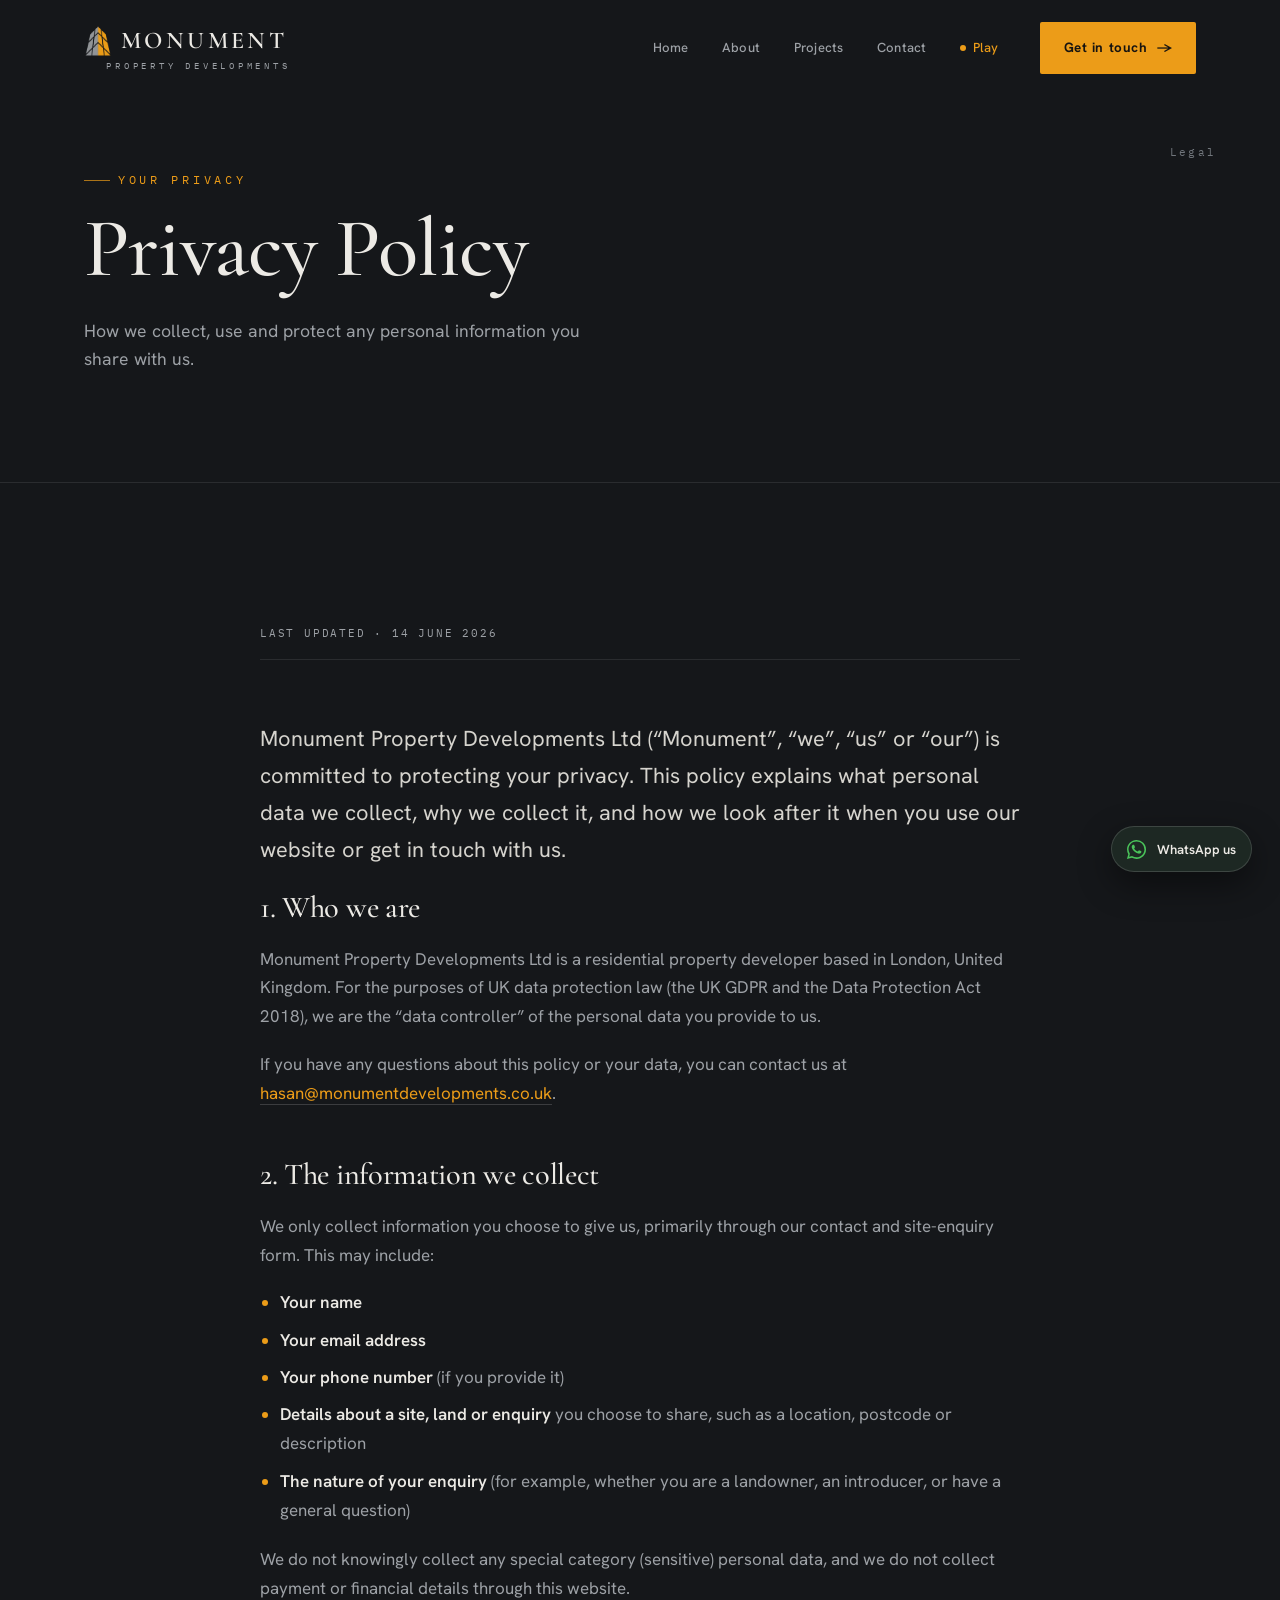
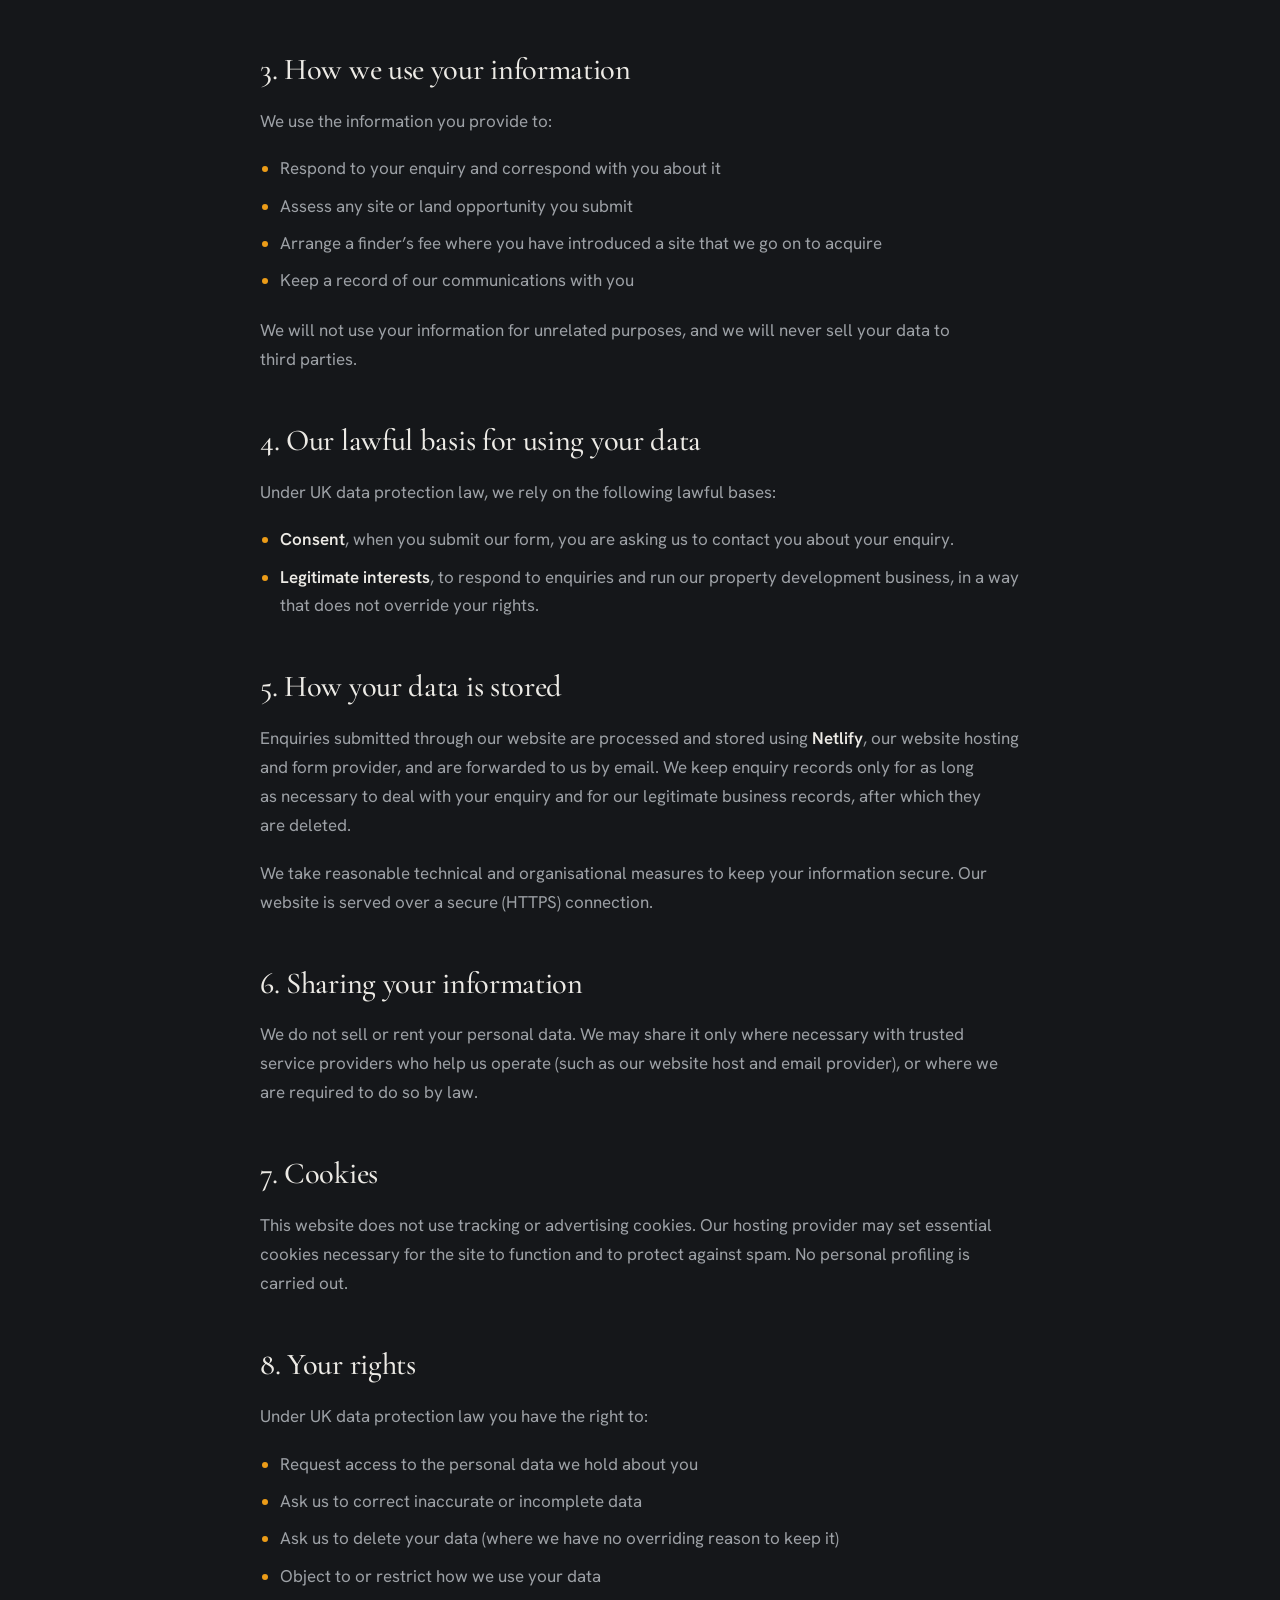
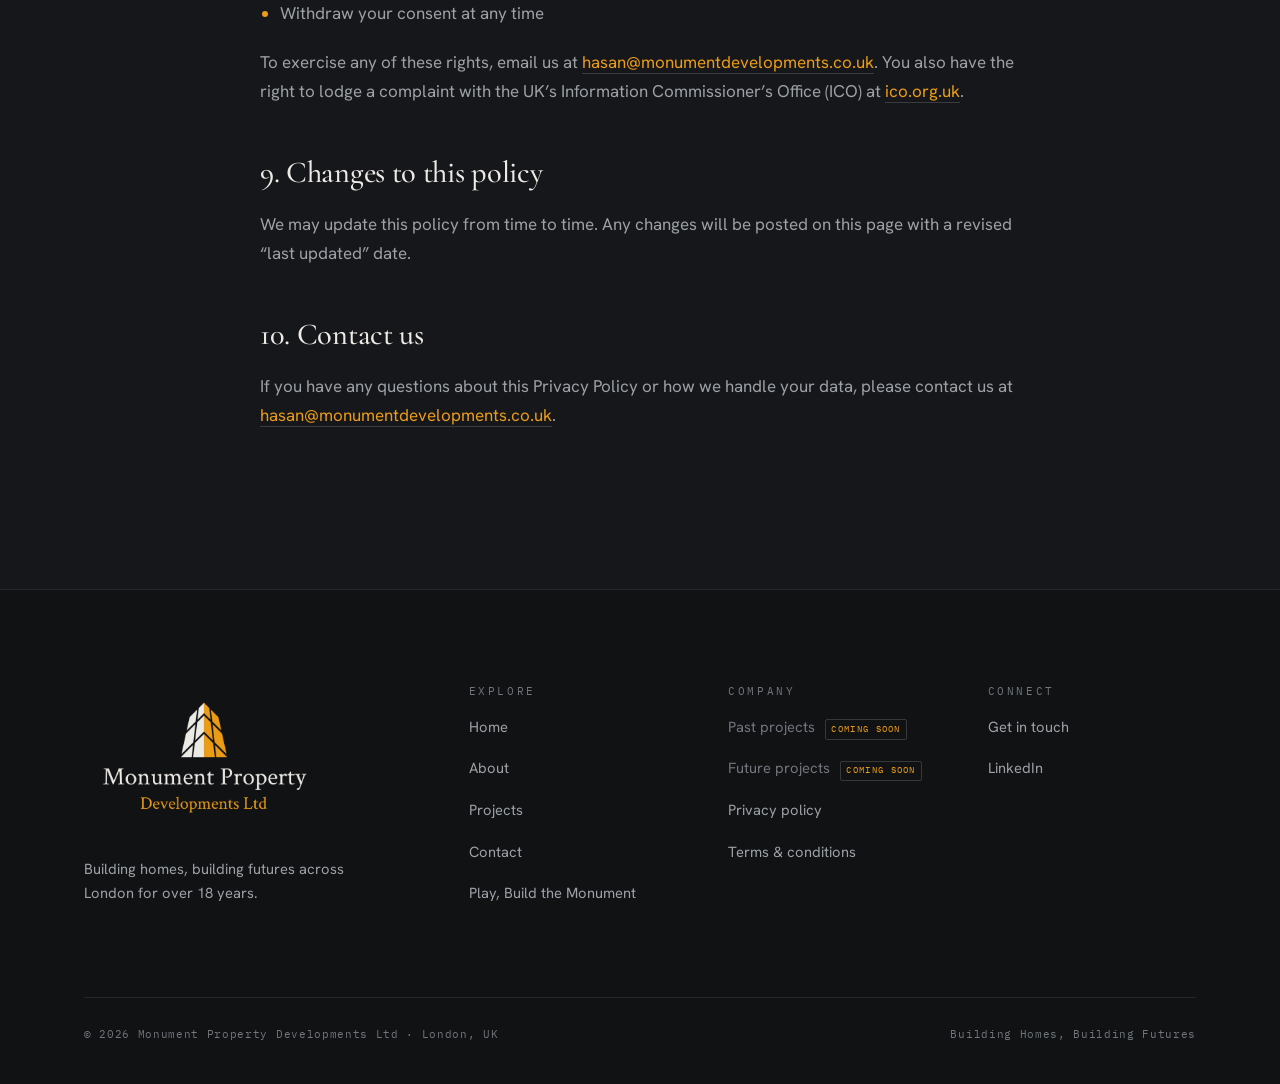
<file: privacy.html>
<!doctype html>
<html lang="en">
<head>
<meta charset="utf-8">
<meta name="viewport" content="width=device-width, initial-scale=1">
<title>Privacy Policy, Monument Property Developments</title>
<meta name="description" content="How Monument Property Developments collects, uses and protects your personal data.">
<link rel="icon" type="image/png" href="assets/monument-icon.png">
<link rel="apple-touch-icon" href="assets/monument-icon.png">
<link rel="stylesheet" href="assets/site.css">
</head>
<body data-screen-label="Privacy Policy">

<nav class="nav">
  <div class="nav__inner">
    <a class="brand" href="index.html" aria-label="Monument Property Developments, home">
      <span class="brand__mark"><img class="brand__icon" src="assets/monument-icon.png" alt=""><span class="brand__name">Monument</span></span>
      <span class="brand__sub">Property Developments</span>
    </a>
    <div class="nav__links">
      <a class="nav__link" href="index.html">Home</a>
      <a class="nav__link" href="about.html">About</a>
      <a class="nav__link" href="projects.html">Projects</a>
      <a class="nav__link" href="contact.html">Contact</a>
      <a class="nav__link nav__link--play" href="game.html"><span class="pdot"></span>Play</a>
      <a class="btn btn--primary nav__cta" href="contact.html">Get in touch <span class="arr">→</span></a>
    </div>
    <button class="nav__burger" aria-label="Menu"><span></span><span></span><span></span></button>
  </div>
</nav>
<div class="mobile-menu">
  <a href="index.html">Home <span class="n">01</span></a>
  <a href="about.html">About <span class="n">02</span></a>
  <a href="projects.html">Projects <span class="n">03</span></a>
  <a href="contact.html">Contact <span class="n">04</span></a>
  <a href="game.html">Play <span class="n">05</span></a>
  <a class="btn btn--primary btn--block mm-cta" href="contact.html">Get in touch →</a>
</div>

<header class="pagehead">
  <div class="container">
    <span class="pagehead__index">Legal</span>
    <p class="kicker">Your privacy</p>
    <h1 class="reveal in">Privacy Policy</h1>
    <p class="pagehead__sub reveal in" data-d="1">How we collect, use and protect any personal information you share with us.</p>
  </div>
</header>

<section class="section">
  <div class="container">
    <div class="legal reveal">
      <p class="legal__updated">Last updated · 14 June 2026</p>

      <p class="lead">Monument Property Developments Ltd (“Monument”, “we”, “us” or “our”) is committed to protecting your privacy. This policy explains what personal data we collect, why we collect it, and how we look after it when you use our website or get in touch with us.</p>

      <h2>1. Who we are</h2>
      <p>Monument Property Developments Ltd is a residential property developer based in London, United Kingdom. For the purposes of UK data protection law (the UK GDPR and the Data Protection Act 2018), we are the “data controller” of the personal data you provide to us.</p>
      <p>If you have any questions about this policy or your data, you can contact us at <a href="mailto:hasan@monumentdevelopments.co.uk">hasan@monumentdevelopments.co.uk</a>.</p>

      <h2>2. The information we collect</h2>
      <p>We only collect information you choose to give us, primarily through our contact and site-enquiry form. This may include:</p>
      <ul>
        <li><strong>Your name</strong></li>
        <li><strong>Your email address</strong></li>
        <li><strong>Your phone number</strong> (if you provide it)</li>
        <li><strong>Details about a site, land or enquiry</strong> you choose to share, such as a location, postcode or description</li>
        <li><strong>The nature of your enquiry</strong> (for example, whether you are a landowner, an introducer, or have a general question)</li>
      </ul>
      <p>We do not knowingly collect any special category (sensitive) personal data, and we do not collect payment or financial details through this website.</p>

      <h2>3. How we use your information</h2>
      <p>We use the information you provide to:</p>
      <ul>
        <li>Respond to your enquiry and correspond with you about it</li>
        <li>Assess any site or land opportunity you submit</li>
        <li>Arrange a finder’s fee where you have introduced a site that we go on to acquire</li>
        <li>Keep a record of our communications with you</li>
      </ul>
      <p>We will not use your information for unrelated purposes, and we will never sell your data to third parties.</p>

      <h2>4. Our lawful basis for using your data</h2>
      <p>Under UK data protection law, we rely on the following lawful bases:</p>
      <ul>
        <li><strong>Consent</strong>, when you submit our form, you are asking us to contact you about your enquiry.</li>
        <li><strong>Legitimate interests</strong>, to respond to enquiries and run our property development business, in a way that does not override your rights.</li>
      </ul>

      <h2>5. How your data is stored</h2>
      <p>Enquiries submitted through our website are processed and stored using <strong>Netlify</strong>, our website hosting and form provider, and are forwarded to us by email. We keep enquiry records only for as long as necessary to deal with your enquiry and for our legitimate business records, after which they are deleted.</p>
      <p>We take reasonable technical and organisational measures to keep your information secure. Our website is served over a secure (HTTPS) connection.</p>

      <h2>6. Sharing your information</h2>
      <p>We do not sell or rent your personal data. We may share it only where necessary with trusted service providers who help us operate (such as our website host and email provider), or where we are required to do so by law.</p>

      <h2>7. Cookies</h2>
      <p>This website does not use tracking or advertising cookies. Our hosting provider may set essential cookies necessary for the site to function and to protect against spam. No personal profiling is carried out.</p>

      <h2>8. Your rights</h2>
      <p>Under UK data protection law you have the right to:</p>
      <ul>
        <li>Request access to the personal data we hold about you</li>
        <li>Ask us to correct inaccurate or incomplete data</li>
        <li>Ask us to delete your data (where we have no overriding reason to keep it)</li>
        <li>Object to or restrict how we use your data</li>
        <li>Withdraw your consent at any time</li>
      </ul>
      <p>To exercise any of these rights, email us at <a href="mailto:hasan@monumentdevelopments.co.uk">hasan@monumentdevelopments.co.uk</a>. You also have the right to lodge a complaint with the UK’s Information Commissioner’s Office (ICO) at <a href="https://ico.org.uk" target="_blank" rel="noopener">ico.org.uk</a>.</p>

      <h2>9. Changes to this policy</h2>
      <p>We may update this policy from time to time. Any changes will be posted on this page with a revised “last updated” date.</p>

      <h2>10. Contact us</h2>
      <p>If you have any questions about this Privacy Policy or how we handle your data, please contact us at <a href="mailto:hasan@monumentdevelopments.co.uk">hasan@monumentdevelopments.co.uk</a>.</p>
    </div>
  </div>
</section>

<footer class="footer">
  <div class="container">
    <div class="footer__top">
      <div class="footer__col footer__col--brand">
        <a class="footer__logo-link" href="index.html" aria-label="Monument Property Developments, home"><img class="footer__logo" src="assets/monument-logo-light.png" alt="Monument Property Developments Ltd"></a>
        <p class="footer__brandsub">Building homes, building futures across London for over 18 years.</p>
      </div>
      <div class="footer__col"><h4>Explore</h4><ul><li><a href="index.html">Home</a></li><li><a href="about.html">About</a></li><li><a href="projects.html">Projects</a></li><li><a href="contact.html">Contact</a></li><li><a href="game.html">Play, Build the Monument</a></li></ul></div>
      <div class="footer__col"><h4>Company</h4><ul><li><span class="soon">Past projects <em>Coming soon</em></span></li><li><span class="soon">Future projects <em>Coming soon</em></span></li><li><a href="privacy.html">Privacy policy</a></li><li><a href="terms.html">Terms &amp; conditions</a></li></ul></div>
      <div class="footer__col"><h4>Connect</h4><ul><li><a href="contact.html">Get in touch</a></li><li><a href="https://www.linkedin.com/in/hasan-mustafa-3ab600416/" target="_blank" rel="noopener">LinkedIn</a></li></ul></div>
    </div>
    <div class="footer__bottom">
      <span>© <span data-year>2025</span> Monument Property Developments Ltd · London, UK</span>
      <span>Building Homes, Building Futures</span>
    </div>
  </div>
</footer>

<a class="wa-fab" href="https://wa.me/447581194819?text=Hi%20Monument%2C%20I%27d%20like%20to%20get%20in%20touch." target="_blank" rel="noopener" aria-label="Message us on WhatsApp">
  <svg viewBox="0 0 24 24" fill="currentColor" aria-hidden="true"><path d="M12.04 2C6.58 2 2.13 6.45 2.13 11.91c0 1.75.46 3.45 1.32 4.95L2 22l5.25-1.38c1.45.79 3.08 1.21 4.79 1.21 5.46 0 9.91-4.45 9.91-9.91 0-2.65-1.03-5.14-2.9-7.01A9.82 9.82 0 0 0 12.04 2zm0 1.67c2.2 0 4.27.86 5.82 2.42a8.18 8.18 0 0 1 2.42 5.82c0 4.54-3.7 8.24-8.25 8.24-1.52 0-3.01-.41-4.3-1.19l-.31-.18-3.12.82.83-3.04-.2-.32a8.2 8.2 0 0 1-1.26-4.38c0-4.54 3.7-8.23 8.24-8.23zm4.52 9.95c-.25-.12-1.47-.72-1.69-.81-.23-.08-.39-.12-.56.12-.16.25-.64.81-.78.97-.14.17-.29.19-.54.06-.25-.12-1.05-.39-1.99-1.23-.74-.66-1.23-1.47-1.38-1.72-.14-.25-.01-.38.11-.5.11-.11.25-.29.37-.43.13-.14.17-.25.25-.41.08-.17.04-.31-.02-.43-.06-.12-.56-1.34-.76-1.84-.2-.48-.41-.42-.56-.43h-.48c-.17 0-.43.06-.66.31-.22.25-.86.85-.86 2.07 0 1.22.89 2.4 1.01 2.56.12.17 1.75 2.67 4.25 3.74.59.26 1.05.41 1.41.52.59.19 1.13.16 1.56.1.48-.07 1.47-.6 1.68-1.18.21-.58.21-1.07.14-1.18-.06-.1-.22-.16-.47-.28z"/></svg>
  <span class="wa-fab__label">WhatsApp us</span>
</a>

<script src="assets/site.js"></script>
</body>
</html>
</file>
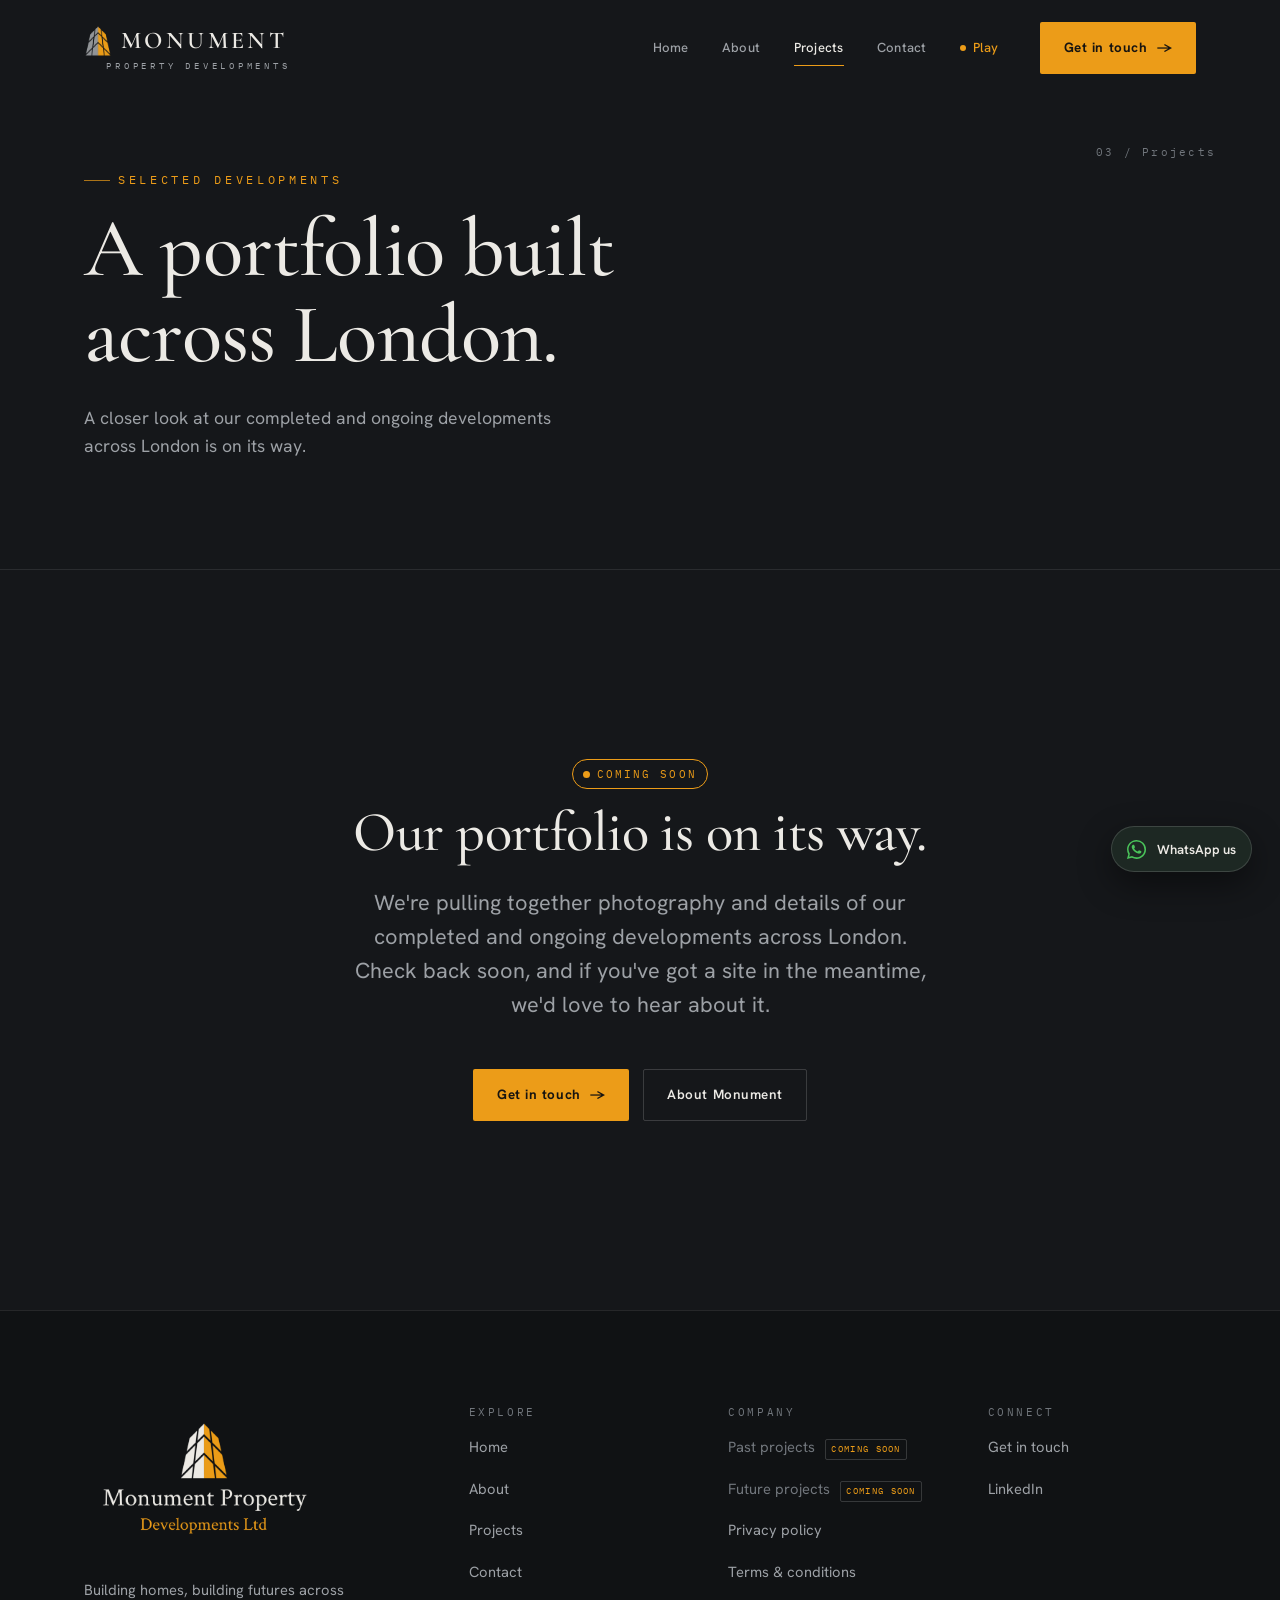
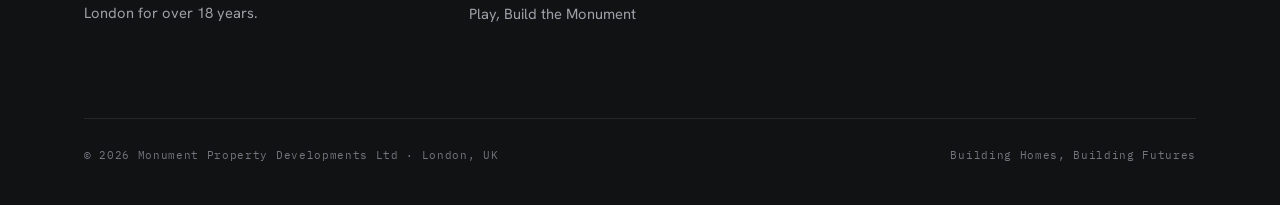
<file: projects.html>
<!doctype html>
<html lang="en">
<head>
<meta charset="utf-8">
<meta name="viewport" content="width=device-width, initial-scale=1">
<title>Projects, Monument Property Developments</title>
<meta name="description" content="A selection of Monument Property Developments' Build to Rent and Build to Sell residential schemes across London.">
<link rel="icon" type="image/png" href="assets/monument-icon.png">
<link rel="apple-touch-icon" href="assets/monument-icon.png">
<link rel="stylesheet" href="assets/site.css">
</head>
<body data-screen-label="Projects">

<nav class="nav">
  <div class="nav__inner">
    <a class="brand" href="index.html" aria-label="Monument Property Developments, home">
      <span class="brand__mark"><img class="brand__icon" src="assets/monument-icon.png" alt=""><span class="brand__name">Monument</span></span>
      <span class="brand__sub">Property Developments</span>
    </a>
    <div class="nav__links">
      <a class="nav__link" href="index.html">Home</a>
      <a class="nav__link" href="about.html">About</a>
      <a class="nav__link active" href="projects.html">Projects</a>
      <a class="nav__link" href="contact.html">Contact</a>
      <a class="nav__link nav__link--play" href="game.html"><span class="pdot"></span>Play</a>
      <a class="btn btn--primary nav__cta" href="contact.html">Get in touch <span class="arr">→</span></a>
    </div>
    <button class="nav__burger" aria-label="Menu"><span></span><span></span><span></span></button>
  </div>
</nav>
<div class="mobile-menu">
  <a href="index.html">Home <span class="n">01</span></a>
  <a href="about.html">About <span class="n">02</span></a>
  <a href="projects.html">Projects <span class="n">03</span></a>
  <a href="contact.html">Contact <span class="n">04</span></a>
  <a href="game.html">Play <span class="n">05</span></a>
  <a class="btn btn--primary btn--block mm-cta" href="contact.html">Get in touch →</a>
</div>

<header class="pagehead">
  <div class="container">
    <span class="pagehead__index">03 / Projects</span>
    <p class="kicker">Selected developments</p>
    <h1 class="reveal in">A portfolio built across London.</h1>
    <p class="pagehead__sub reveal in" data-d="1">A closer look at our completed and ongoing developments across London is on its way.</p>
  </div>
</header>

<section class="section">
  <div class="container">
    <div class="center reveal" style="max-width:60ch;margin:0 auto;padding:clamp(10px,4vw,48px) 0">
      <span class="qual__badge"><span class="dot"></span>Coming soon</span>
      <h2 style="margin-bottom:.45em">Our portfolio is on its way.</h2>
      <p class="lead muted" style="margin-bottom:2.2em">We're pulling together photography and details of our completed and ongoing developments across London. Check back soon, and if you've got a site in the meantime, we'd love to hear about it.</p>
      <div class="hero__cta" style="justify-content:center">
        <a class="btn btn--primary" href="contact.html">Get in touch <span class="arr">→</span></a>
        <a class="btn btn--ghost" href="about.html">About Monument</a>
      </div>
    </div>
  </div>
</section>

<footer class="footer">
  <div class="container">
    <div class="footer__top">
      <div class="footer__col footer__col--brand">
        <a class="footer__logo-link" href="index.html" aria-label="Monument Property Developments, home"><img class="footer__logo" src="assets/monument-logo-light.png" alt="Monument Property Developments Ltd"></a>
        <p class="footer__brandsub">Building homes, building futures across London for over 18 years.</p>
      </div>
      <div class="footer__col"><h4>Explore</h4><ul><li><a href="index.html">Home</a></li><li><a href="about.html">About</a></li><li><a href="projects.html">Projects</a></li><li><a href="contact.html">Contact</a></li><li><a href="game.html">Play, Build the Monument</a></li></ul></div>
      <div class="footer__col"><h4>Company</h4><ul><li><span class="soon">Past projects <em>Coming soon</em></span></li><li><span class="soon">Future projects <em>Coming soon</em></span></li><li><a href="privacy.html">Privacy policy</a></li><li><a href="terms.html">Terms &amp; conditions</a></li></ul></div>
      <div class="footer__col"><h4>Connect</h4><ul><li><a href="contact.html">Get in touch</a></li><li><a href="https://www.linkedin.com/in/hasan-mustafa-3ab600416/" target="_blank" rel="noopener">LinkedIn</a></li></ul></div>
    </div>
    <div class="footer__bottom">
      <span>© <span data-year>2025</span> Monument Property Developments Ltd · London, UK</span>
      <span>Building Homes, Building Futures</span>
    </div>
  </div>
</footer>

<a class="wa-fab" href="https://wa.me/447581194819?text=Hi%20Monument%2C%20I%27d%20like%20to%20get%20in%20touch." target="_blank" rel="noopener" aria-label="Message us on WhatsApp">
  <svg viewBox="0 0 24 24" fill="currentColor" aria-hidden="true"><path d="M12.04 2C6.58 2 2.13 6.45 2.13 11.91c0 1.75.46 3.45 1.32 4.95L2 22l5.25-1.38c1.45.79 3.08 1.21 4.79 1.21 5.46 0 9.91-4.45 9.91-9.91 0-2.65-1.03-5.14-2.9-7.01A9.82 9.82 0 0 0 12.04 2zm0 1.67c2.2 0 4.27.86 5.82 2.42a8.18 8.18 0 0 1 2.42 5.82c0 4.54-3.7 8.24-8.25 8.24-1.52 0-3.01-.41-4.3-1.19l-.31-.18-3.12.82.83-3.04-.2-.32a8.2 8.2 0 0 1-1.26-4.38c0-4.54 3.7-8.23 8.24-8.23zm4.52 9.95c-.25-.12-1.47-.72-1.69-.81-.23-.08-.39-.12-.56.12-.16.25-.64.81-.78.97-.14.17-.29.19-.54.06-.25-.12-1.05-.39-1.99-1.23-.74-.66-1.23-1.47-1.38-1.72-.14-.25-.01-.38.11-.5.11-.11.25-.29.37-.43.13-.14.17-.25.25-.41.08-.17.04-.31-.02-.43-.06-.12-.56-1.34-.76-1.84-.2-.48-.41-.42-.56-.43h-.48c-.17 0-.43.06-.66.31-.22.25-.86.85-.86 2.07 0 1.22.89 2.4 1.01 2.56.12.17 1.75 2.67 4.25 3.74.59.26 1.05.41 1.41.52.59.19 1.13.16 1.56.1.48-.07 1.47-.6 1.68-1.18.21-.58.21-1.07.14-1.18-.06-.1-.22-.16-.47-.28z"/></svg>
  <span class="wa-fab__label">WhatsApp us</span>
</a>

<script src="assets/site.js"></script>
</body>
</html>
</file>
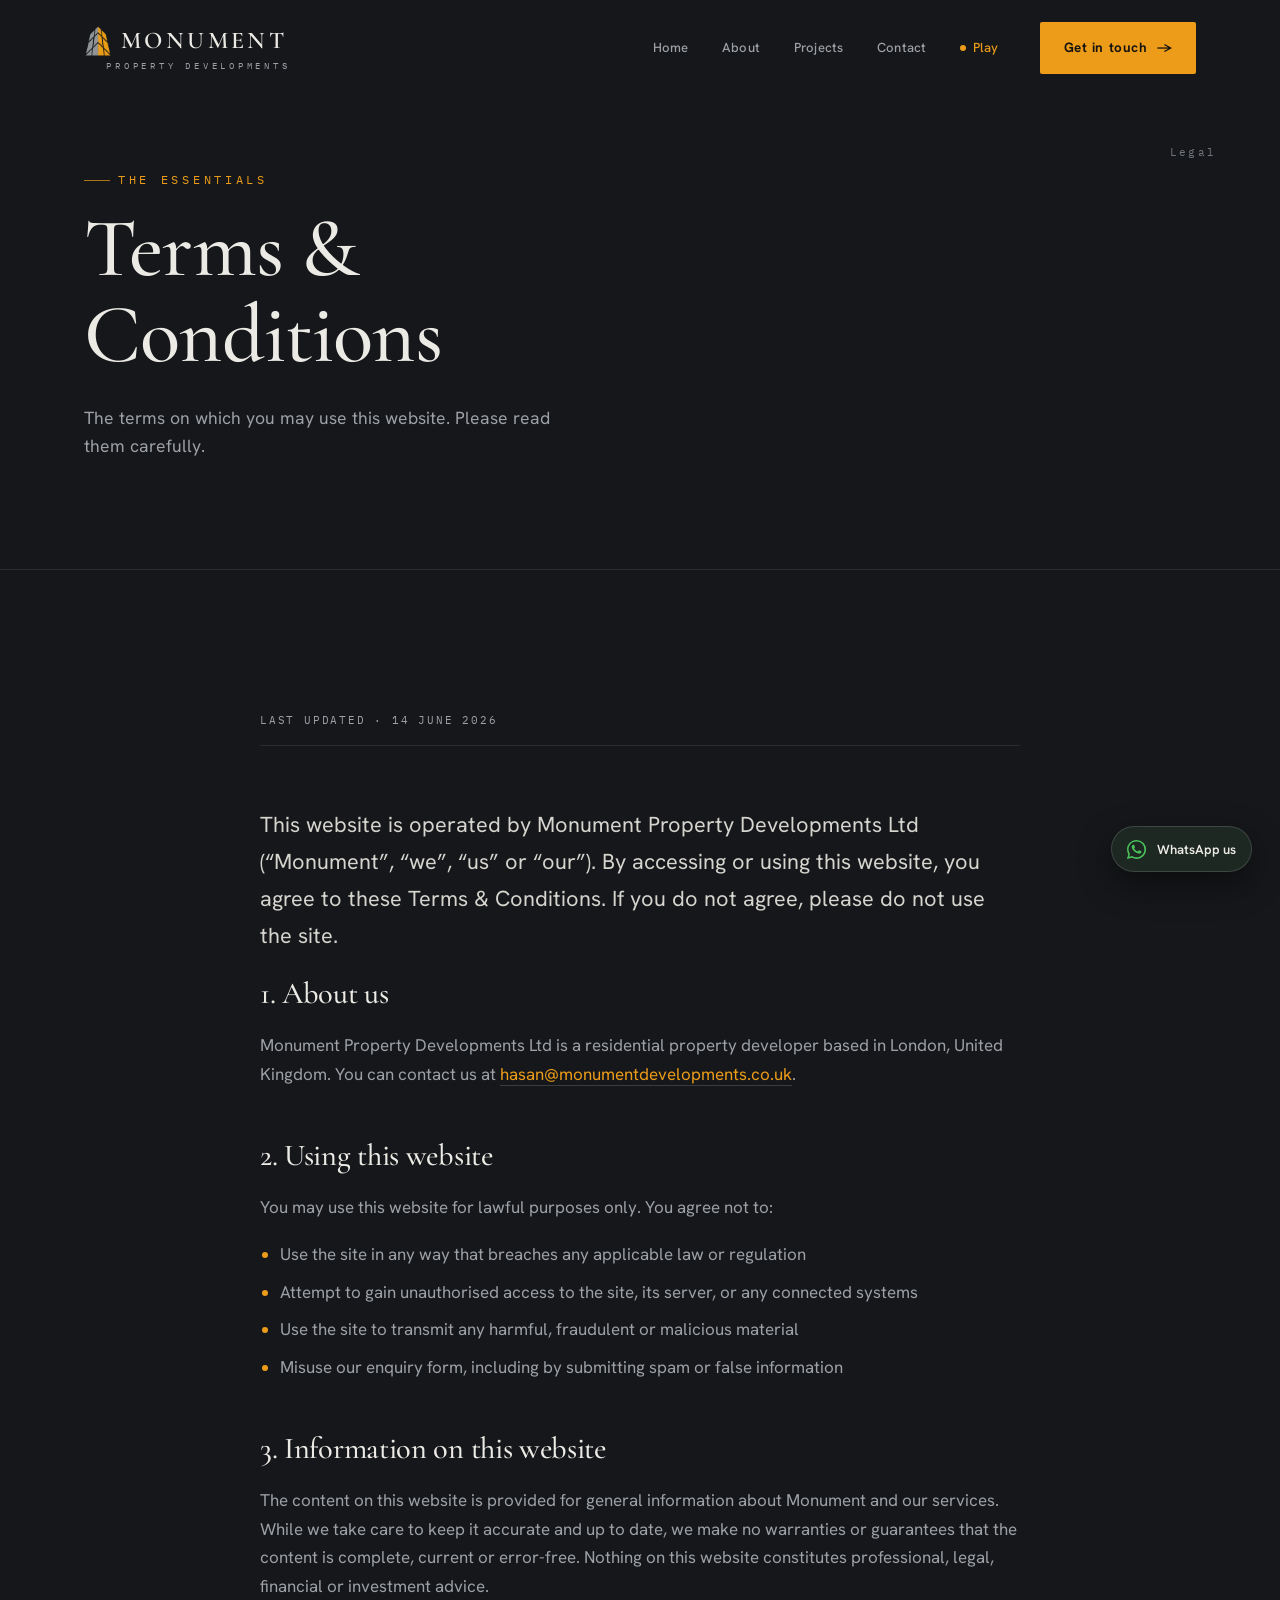
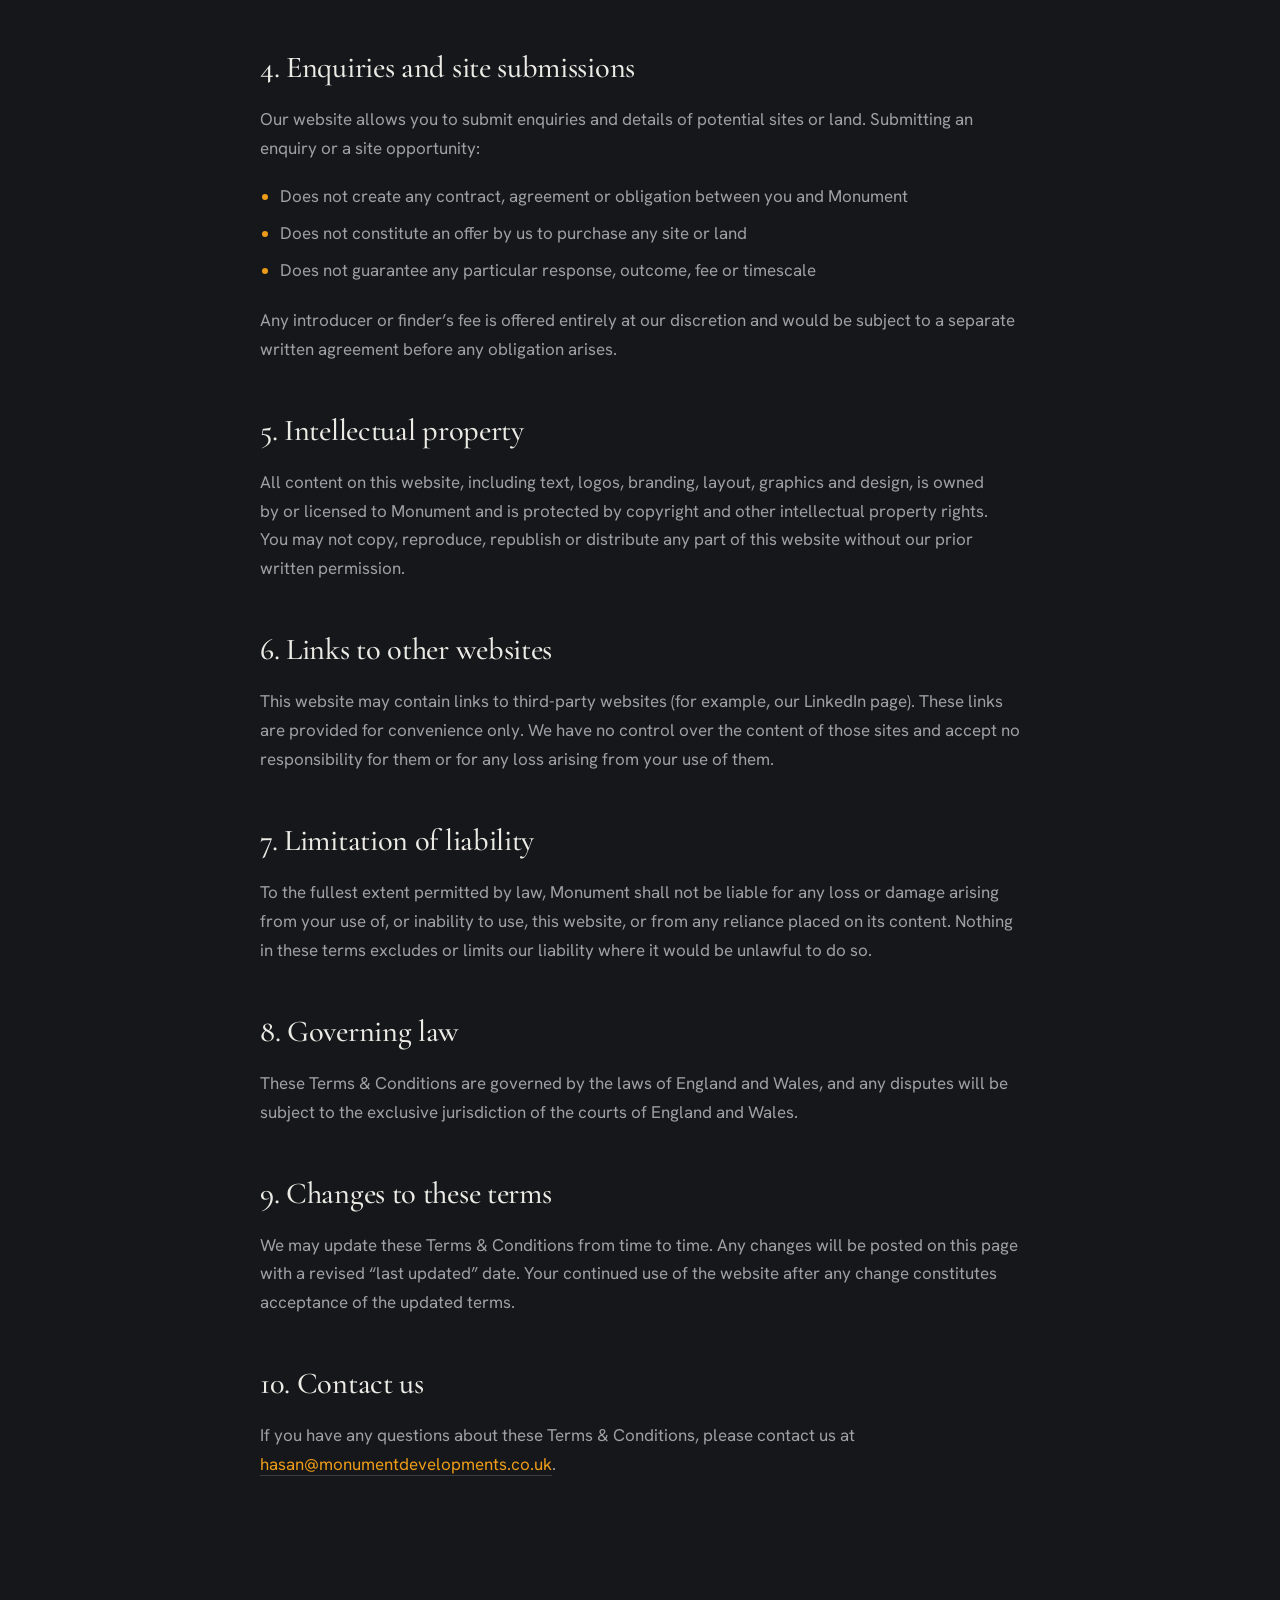
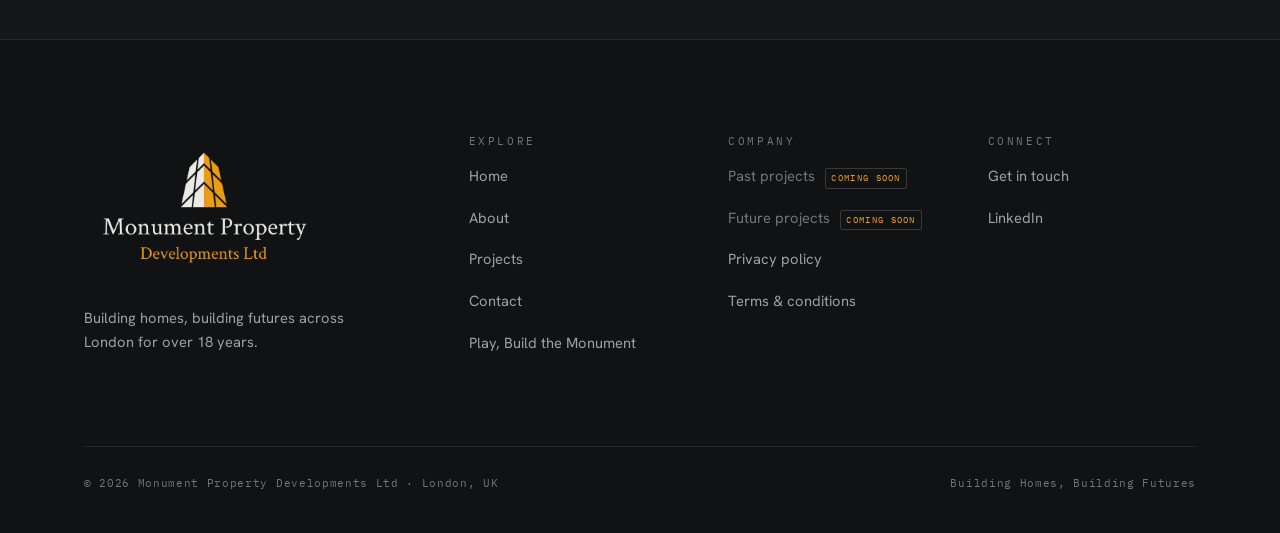
<file: terms.html>
<!doctype html>
<html lang="en">
<head>
<meta charset="utf-8">
<meta name="viewport" content="width=device-width, initial-scale=1">
<title>Terms &amp; Conditions, Monument Property Developments</title>
<meta name="description" content="The terms governing the use of the Monument Property Developments website.">
<link rel="icon" type="image/png" href="assets/monument-icon.png">
<link rel="apple-touch-icon" href="assets/monument-icon.png">
<link rel="stylesheet" href="assets/site.css">
</head>
<body data-screen-label="Terms & Conditions">

<nav class="nav">
  <div class="nav__inner">
    <a class="brand" href="index.html" aria-label="Monument Property Developments, home">
      <span class="brand__mark"><img class="brand__icon" src="assets/monument-icon.png" alt=""><span class="brand__name">Monument</span></span>
      <span class="brand__sub">Property Developments</span>
    </a>
    <div class="nav__links">
      <a class="nav__link" href="index.html">Home</a>
      <a class="nav__link" href="about.html">About</a>
      <a class="nav__link" href="projects.html">Projects</a>
      <a class="nav__link" href="contact.html">Contact</a>
      <a class="nav__link nav__link--play" href="game.html"><span class="pdot"></span>Play</a>
      <a class="btn btn--primary nav__cta" href="contact.html">Get in touch <span class="arr">→</span></a>
    </div>
    <button class="nav__burger" aria-label="Menu"><span></span><span></span><span></span></button>
  </div>
</nav>
<div class="mobile-menu">
  <a href="index.html">Home <span class="n">01</span></a>
  <a href="about.html">About <span class="n">02</span></a>
  <a href="projects.html">Projects <span class="n">03</span></a>
  <a href="contact.html">Contact <span class="n">04</span></a>
  <a href="game.html">Play <span class="n">05</span></a>
  <a class="btn btn--primary btn--block mm-cta" href="contact.html">Get in touch →</a>
</div>

<header class="pagehead">
  <div class="container">
    <span class="pagehead__index">Legal</span>
    <p class="kicker">The essentials</p>
    <h1 class="reveal in">Terms &amp; Conditions</h1>
    <p class="pagehead__sub reveal in" data-d="1">The terms on which you may use this website. Please read them carefully.</p>
  </div>
</header>

<section class="section">
  <div class="container">
    <div class="legal reveal">
      <p class="legal__updated">Last updated · 14 June 2026</p>

      <p class="lead">This website is operated by Monument Property Developments Ltd (“Monument”, “we”, “us” or “our”). By accessing or using this website, you agree to these Terms &amp; Conditions. If you do not agree, please do not use the site.</p>

      <h2>1. About us</h2>
      <p>Monument Property Developments Ltd is a residential property developer based in London, United Kingdom. You can contact us at <a href="mailto:hasan@monumentdevelopments.co.uk">hasan@monumentdevelopments.co.uk</a>.</p>

      <h2>2. Using this website</h2>
      <p>You may use this website for lawful purposes only. You agree not to:</p>
      <ul>
        <li>Use the site in any way that breaches any applicable law or regulation</li>
        <li>Attempt to gain unauthorised access to the site, its server, or any connected systems</li>
        <li>Use the site to transmit any harmful, fraudulent or malicious material</li>
        <li>Misuse our enquiry form, including by submitting spam or false information</li>
      </ul>

      <h2>3. Information on this website</h2>
      <p>The content on this website is provided for general information about Monument and our services. While we take care to keep it accurate and up to date, we make no warranties or guarantees that the content is complete, current or error-free. Nothing on this website constitutes professional, legal, financial or investment advice.</p>

      <h2>4. Enquiries and site submissions</h2>
      <p>Our website allows you to submit enquiries and details of potential sites or land. Submitting an enquiry or a site opportunity:</p>
      <ul>
        <li>Does not create any contract, agreement or obligation between you and Monument</li>
        <li>Does not constitute an offer by us to purchase any site or land</li>
        <li>Does not guarantee any particular response, outcome, fee or timescale</li>
      </ul>
      <p>Any introducer or finder’s fee is offered entirely at our discretion and would be subject to a separate written agreement before any obligation arises.</p>

      <h2>5. Intellectual property</h2>
      <p>All content on this website, including text, logos, branding, layout, graphics and design, is owned by or licensed to Monument and is protected by copyright and other intellectual property rights. You may not copy, reproduce, republish or distribute any part of this website without our prior written permission.</p>

      <h2>6. Links to other websites</h2>
      <p>This website may contain links to third-party websites (for example, our LinkedIn page). These links are provided for convenience only. We have no control over the content of those sites and accept no responsibility for them or for any loss arising from your use of them.</p>

      <h2>7. Limitation of liability</h2>
      <p>To the fullest extent permitted by law, Monument shall not be liable for any loss or damage arising from your use of, or inability to use, this website, or from any reliance placed on its content. Nothing in these terms excludes or limits our liability where it would be unlawful to do so.</p>

      <h2>8. Governing law</h2>
      <p>These Terms &amp; Conditions are governed by the laws of England and Wales, and any disputes will be subject to the exclusive jurisdiction of the courts of England and Wales.</p>

      <h2>9. Changes to these terms</h2>
      <p>We may update these Terms &amp; Conditions from time to time. Any changes will be posted on this page with a revised “last updated” date. Your continued use of the website after any change constitutes acceptance of the updated terms.</p>

      <h2>10. Contact us</h2>
      <p>If you have any questions about these Terms &amp; Conditions, please contact us at <a href="mailto:hasan@monumentdevelopments.co.uk">hasan@monumentdevelopments.co.uk</a>.</p>
    </div>
  </div>
</section>

<footer class="footer">
  <div class="container">
    <div class="footer__top">
      <div class="footer__col footer__col--brand">
        <a class="footer__logo-link" href="index.html" aria-label="Monument Property Developments, home"><img class="footer__logo" src="assets/monument-logo-light.png" alt="Monument Property Developments Ltd"></a>
        <p class="footer__brandsub">Building homes, building futures across London for over 18 years.</p>
      </div>
      <div class="footer__col"><h4>Explore</h4><ul><li><a href="index.html">Home</a></li><li><a href="about.html">About</a></li><li><a href="projects.html">Projects</a></li><li><a href="contact.html">Contact</a></li><li><a href="game.html">Play, Build the Monument</a></li></ul></div>
      <div class="footer__col"><h4>Company</h4><ul><li><span class="soon">Past projects <em>Coming soon</em></span></li><li><span class="soon">Future projects <em>Coming soon</em></span></li><li><a href="privacy.html">Privacy policy</a></li><li><a href="terms.html">Terms &amp; conditions</a></li></ul></div>
      <div class="footer__col"><h4>Connect</h4><ul><li><a href="contact.html">Get in touch</a></li><li><a href="https://www.linkedin.com/in/hasan-mustafa-3ab600416/" target="_blank" rel="noopener">LinkedIn</a></li></ul></div>
    </div>
    <div class="footer__bottom">
      <span>© <span data-year>2025</span> Monument Property Developments Ltd · London, UK</span>
      <span>Building Homes, Building Futures</span>
    </div>
  </div>
</footer>

<a class="wa-fab" href="https://wa.me/447581194819?text=Hi%20Monument%2C%20I%27d%20like%20to%20get%20in%20touch." target="_blank" rel="noopener" aria-label="Message us on WhatsApp">
  <svg viewBox="0 0 24 24" fill="currentColor" aria-hidden="true"><path d="M12.04 2C6.58 2 2.13 6.45 2.13 11.91c0 1.75.46 3.45 1.32 4.95L2 22l5.25-1.38c1.45.79 3.08 1.21 4.79 1.21 5.46 0 9.91-4.45 9.91-9.91 0-2.65-1.03-5.14-2.9-7.01A9.82 9.82 0 0 0 12.04 2zm0 1.67c2.2 0 4.27.86 5.82 2.42a8.18 8.18 0 0 1 2.42 5.82c0 4.54-3.7 8.24-8.25 8.24-1.52 0-3.01-.41-4.3-1.19l-.31-.18-3.12.82.83-3.04-.2-.32a8.2 8.2 0 0 1-1.26-4.38c0-4.54 3.7-8.23 8.24-8.23zm4.52 9.95c-.25-.12-1.47-.72-1.69-.81-.23-.08-.39-.12-.56.12-.16.25-.64.81-.78.97-.14.17-.29.19-.54.06-.25-.12-1.05-.39-1.99-1.23-.74-.66-1.23-1.47-1.38-1.72-.14-.25-.01-.38.11-.5.11-.11.25-.29.37-.43.13-.14.17-.25.25-.41.08-.17.04-.31-.02-.43-.06-.12-.56-1.34-.76-1.84-.2-.48-.41-.42-.56-.43h-.48c-.17 0-.43.06-.66.31-.22.25-.86.85-.86 2.07 0 1.22.89 2.4 1.01 2.56.12.17 1.75 2.67 4.25 3.74.59.26 1.05.41 1.41.52.59.19 1.13.16 1.56.1.48-.07 1.47-.6 1.68-1.18.21-.58.21-1.07.14-1.18-.06-.1-.22-.16-.47-.28z"/></svg>
  <span class="wa-fab__label">WhatsApp us</span>
</a>

<script src="assets/site.js"></script>
</body>
</html>
</file>
<file: assets/site.css>
/* ============================================================
   MONUMENT PROPERTY DEVELOPMENTS — shared stylesheet
   Aesthetic: dark & luxurious · graphite + burnt orange
   ============================================================ */

@import url('https://fonts.googleapis.com/css2?family=Cormorant+Garamond:ital,wght@0,400;0,500;0,600;0,700;1,400;1,500&family=Hanken+Grotesk:wght@400;500;600;700&family=IBM+Plex+Mono:wght@400;500&display=swap');

:root{
  --bg:#15171a;
  --bg-2:#1a1d21;
  --bg-3:#212429;
  --bg-card:#1c1f23;
  --line:rgba(255,255,255,.09);
  --line-2:rgba(255,255,255,.16);
  --text:#ECEAE5;
  --muted:#9DA1A6;
  --muted-2:#71767c;
  --accent:#EC9C18;
  --accent-hi:#FFB845;
  --accent-deep:#BE7A0F;
  --accent-soft:rgba(236,156,24,.13);
  --serif:'Cormorant Garamond',Georgia,serif;
  --sans:'Hanken Grotesk',system-ui,-apple-system,sans-serif;
  --mono:'IBM Plex Mono',ui-monospace,monospace;
  --container:1240px;
  --pad:clamp(20px,5vw,64px);
  --ease:cubic-bezier(.22,.61,.36,1);
}

*{box-sizing:border-box}
html{scroll-behavior:smooth}
body{
  margin:0;
  background:var(--bg);
  color:var(--text);
  font-family:var(--sans);
  font-size:17px;
  line-height:1.6;
  -webkit-font-smoothing:antialiased;
  text-rendering:optimizeLegibility;
  overflow-x:clip;
}
a{color:inherit;text-decoration:none}
img{max-width:100%;display:block}
::selection{background:var(--accent);color:#15171a}

.container{max-width:var(--container);margin:0 auto;padding-left:var(--pad);padding-right:var(--pad)}
.section{padding:clamp(72px,11vw,150px) 0}
.section--tight{padding:clamp(48px,7vw,90px) 0}

/* ---- type ---- */
h1,h2,h3,h4{margin:0;font-weight:500;line-height:1.04;letter-spacing:-.01em}
.display{font-family:var(--serif);font-weight:500}
h1{font-family:var(--serif);font-weight:500;font-size:clamp(3rem,7vw,6rem)}
h2{font-family:var(--serif);font-weight:500;font-size:clamp(2.2rem,4.4vw,3.6rem)}
h3{font-family:var(--serif);font-weight:500;font-size:clamp(1.5rem,2.4vw,2.1rem)}
p{margin:0 0 1.1em;text-wrap:pretty}
.lead{font-size:clamp(1.15rem,1.7vw,1.45rem);line-height:1.55;color:#D6D4CE}
em,.it{font-style:italic}
.serif-it{font-family:var(--serif);font-style:italic;font-weight:500}

.kicker{
  font-family:var(--mono);
  font-size:.72rem;
  letter-spacing:.32em;
  text-transform:uppercase;
  color:var(--accent);
  display:inline-flex;align-items:center;gap:.7em;
  margin:0 0 1.4em;
}
.kicker::before{content:"";width:26px;height:1px;background:var(--accent);opacity:.7;display:inline-block}
.kicker--muted{color:var(--muted-2)}
.kicker--muted::before{background:var(--muted-2)}

.eyebrow{font-family:var(--mono);font-size:.7rem;letter-spacing:.28em;text-transform:uppercase;color:var(--muted-2)}

/* ---- buttons ---- */
.btn{
  --bh:#fff;
  display:inline-flex;align-items:center;gap:.7em;
  font-family:var(--sans);font-weight:600;font-size:.84rem;
  letter-spacing:.04em;
  padding:1.05em 1.7em;
  border:1px solid transparent;border-radius:2px;
  cursor:pointer;transition:.35s var(--ease);
  position:relative;white-space:nowrap;
}
.btn .arr{transition:transform .35s var(--ease)}
.btn:hover .arr{transform:translateX(4px)}
.btn--primary{background:var(--accent);color:#171410;font-weight:700}
.btn--primary:hover{background:var(--accent-hi)}
.btn--ghost{background:transparent;color:var(--text);border-color:var(--line-2)}
.btn--ghost:hover{border-color:var(--accent);color:#fff}
.btn--light{background:var(--text);color:#15171a}
.btn--light:hover{background:#fff}
.btn--block{width:100%;justify-content:center}

.textlink{font-family:var(--mono);font-size:.78rem;letter-spacing:.06em;color:var(--text);display:inline-flex;align-items:center;gap:.6em;border-bottom:1px solid var(--line-2);padding-bottom:.35em;transition:.3s var(--ease)}
.textlink .arr{transition:transform .3s var(--ease)}
.textlink:hover{color:var(--accent);border-color:var(--accent)}
.textlink:hover .arr{transform:translateX(4px)}

/* ---- nav ---- */
.nav{position:fixed;top:0;left:0;right:0;z-index:100;transition:.4s var(--ease)}
.nav__inner{
  max-width:var(--container);margin:0 auto;
  padding:22px var(--pad);
  display:flex;align-items:center;justify-content:space-between;
  transition:padding .4s var(--ease);
}
.nav.scrolled{background:rgba(18,20,23,.82);backdrop-filter:blur(16px);border-bottom:1px solid var(--line)}
.nav.scrolled .nav__inner{padding-top:14px;padding-bottom:14px}

.brand{display:flex;flex-direction:column;line-height:1;gap:.34em}
.brand__mark{display:flex;align-items:center;gap:.55em}
.brand__icon{height:32px;width:auto;display:block;flex:0 0 auto}
.brand__name{font-family:var(--serif);font-size:1.5rem;font-weight:600;letter-spacing:.14em;text-transform:uppercase}
.brand__sub{font-family:var(--mono);font-size:.56rem;letter-spacing:.42em;text-transform:uppercase;color:var(--muted);padding-left:2.5em}

.nav__links{display:flex;align-items:center;gap:clamp(20px,2.6vw,40px)}
.nav__link{font-size:.82rem;font-weight:500;letter-spacing:.02em;color:var(--muted);position:relative;padding:.4em 0;transition:color .3s}
.nav__link::after{content:"";position:absolute;left:0;bottom:-2px;width:0;height:1px;background:var(--accent);transition:width .35s var(--ease)}
.nav__link:hover,.nav__link.active{color:var(--text)}
.nav__link.active::after,.nav__link:hover::after{width:100%}
.nav__cta{margin-left:8px}
.nav__link--play{color:var(--accent);display:inline-flex;align-items:center;gap:.5em}
.nav__link--play .pdot{width:6px;height:6px;border-radius:50%;background:var(--accent);box-shadow:0 0 0 0 rgba(236,156,24,.5);animation:pulse 2.4s infinite}

.nav__burger{display:none;flex-direction:column;gap:5px;background:none;border:0;cursor:pointer;padding:8px;z-index:120}
.nav__burger span{width:26px;height:1.5px;background:var(--text);transition:.35s var(--ease)}
.nav.open .nav__burger span:nth-child(1){transform:translateY(6.5px) rotate(45deg)}
.nav.open .nav__burger span:nth-child(2){opacity:0}
.nav.open .nav__burger span:nth-child(3){transform:translateY(-6.5px) rotate(-45deg)}

.mobile-menu{position:fixed;inset:0;background:var(--bg);z-index:110;display:flex;flex-direction:column;justify-content:center;padding:0 var(--pad);
  opacity:0;visibility:hidden;transition:.45s var(--ease)}
.nav.open + .mobile-menu,.mobile-menu.show{opacity:1;visibility:visible}
.mobile-menu a{font-family:var(--serif);font-size:clamp(2rem,9vw,3.2rem);font-weight:500;color:var(--text);padding:.18em 0;border-bottom:1px solid var(--line);display:flex;justify-content:space-between;align-items:center}
.mobile-menu a .n{font-family:var(--mono);font-size:.8rem;color:var(--muted-2)}
.mobile-menu .mm-cta{margin-top:2rem;border:0}

/* ---- hero ---- */
.hero{position:relative;min-height:100svh;display:flex;align-items:flex-end;overflow:hidden}
.hero__bg{position:absolute;inset:0;z-index:0}
.hero__grad{position:absolute;inset:0;z-index:1;background:
  linear-gradient(to top,var(--bg) 2%,rgba(21,23,26,.5) 38%,rgba(21,23,26,.72) 100%),
  radial-gradient(120% 80% at 80% 0%,rgba(226,118,46,.10),transparent 55%)}
.hero__inner{position:relative;z-index:2;width:100%;padding-bottom:clamp(40px,7vh,104px);padding-top:120px}
.hero h1{max-width:20ch;font-size:clamp(2.7rem,6.3vw,5.3rem);margin-bottom:.34em}
.hero__sub{max-width:46ch;color:#CFCDC7;margin-bottom:2.4em}
.hero__cta{display:flex;gap:14px;flex-wrap:wrap}
.hero__meta{position:absolute;right:var(--pad);bottom:clamp(48px,8vh,110px);z-index:2;text-align:right;display:flex;flex-direction:column;gap:.5em}
.scroll-cue{position:absolute;left:var(--pad);bottom:26px;z-index:2;font-family:var(--mono);font-size:.64rem;letter-spacing:.3em;text-transform:uppercase;color:var(--muted-2);display:flex;align-items:center;gap:.8em}
.scroll-cue .line{width:1px;height:34px;background:linear-gradient(var(--accent),transparent);display:block}

/* ---- hero game ribbon ---- */
.hero-ribbon{position:absolute;top:84px;left:0;right:0;z-index:3;display:block;
  background:linear-gradient(90deg,rgba(236,156,24,.16),rgba(236,156,24,.07) 60%,rgba(236,156,24,.16));
  border-top:1px solid rgba(236,156,24,.30);border-bottom:1px solid rgba(236,156,24,.30);
  -webkit-backdrop-filter:blur(4px);backdrop-filter:blur(4px);transition:background .3s var(--ease)}
.hero-ribbon:hover{background:linear-gradient(90deg,rgba(236,156,24,.26),rgba(236,156,24,.12) 60%,rgba(236,156,24,.26))}
.hero-ribbon__inner{max-width:var(--container);margin:0 auto;display:flex;align-items:center;justify-content:center;gap:1.3em;padding:13px var(--pad)}
.hr-tag{display:inline-flex;align-items:center;gap:.55em;font-family:var(--mono);font-size:.62rem;letter-spacing:.22em;text-transform:uppercase;color:var(--accent);white-space:nowrap}
.hr-tag .pdot{width:7px;height:7px;border-radius:50%;background:var(--accent);box-shadow:0 0 0 0 rgba(236,156,24,.5);animation:pulse 2.2s infinite}
.hr-text{font-family:var(--sans);font-size:.94rem;color:var(--text);letter-spacing:.01em}
.hr-text strong{color:var(--accent-hi);font-weight:700}
.hr-cta{font-family:var(--mono);font-size:.72rem;letter-spacing:.08em;color:var(--text);display:inline-flex;align-items:center;gap:.5em;white-space:nowrap;border-bottom:1px solid var(--line-2);padding-bottom:2px}
.hr-cta .arr{transition:transform .3s var(--ease)}
.hero-ribbon:hover .hr-cta .arr{transform:translateX(4px)}
@media(max-width:760px){.hr-text{display:none}.hero-ribbon__inner{gap:1em}.hero-ribbon{top:74px}}

/* ---- image placeholders ---- */
.ph{position:relative;overflow:hidden;background:var(--bg-3);
  background-image:repeating-linear-gradient(135deg,rgba(255,255,255,.025) 0 2px,transparent 2px 11px);
  border:1px solid var(--line);display:flex;align-items:flex-end}
.ph::after{content:attr(data-label);position:absolute;top:14px;left:14px;font-family:var(--mono);font-size:.62rem;letter-spacing:.14em;text-transform:uppercase;color:var(--muted-2);background:rgba(0,0,0,.35);padding:.4em .7em;border:1px solid var(--line)}
.ph__cap{position:relative;z-index:1;padding:18px 20px;font-family:var(--mono);font-size:.7rem;letter-spacing:.1em;color:var(--muted);text-transform:uppercase}
.ph__icon{position:absolute;inset:0;display:flex;align-items:center;justify-content:center;color:rgba(255,255,255,.05)}
.ph__icon svg{width:64px;height:64px}

/* ---- grid helpers ---- */
.grid{display:grid;gap:clamp(16px,2vw,28px)}
.g-2{grid-template-columns:repeat(2,1fr)}
.g-3{grid-template-columns:repeat(3,1fr)}
.g-4{grid-template-columns:repeat(4,1fr)}
.split{display:grid;grid-template-columns:1fr 1fr;gap:clamp(32px,6vw,90px);align-items:center}

/* ---- offer / feature cards ---- */
.card{background:var(--bg-card);border:1px solid var(--line);padding:clamp(28px,3vw,42px);transition:.4s var(--ease);position:relative}
.card:hover{border-color:var(--line-2);transform:translateY(-4px)}
.card__no{font-family:var(--mono);font-size:.75rem;color:var(--accent);letter-spacing:.2em;margin-bottom:1.8em;display:block}
.card h3{margin-bottom:.5em}
.card p{color:var(--muted);font-size:.97rem;margin:0}
.card--feature{padding:clamp(26px,2.5vw,36px)}
.card--feature h3{font-size:1.25rem;font-family:var(--sans);font-weight:600;letter-spacing:-.01em}

.offer{border-top:1px solid var(--line);padding:clamp(34px,4vw,52px) 0;display:grid;grid-template-columns:auto 1fr auto;gap:clamp(20px,4vw,60px);align-items:start;transition:.4s var(--ease)}
.offer:last-child{border-bottom:1px solid var(--line)}
.offer__no{font-family:var(--mono);font-size:.8rem;color:var(--accent);letter-spacing:.1em;padding-top:.5em}
.offer h3{font-size:clamp(1.6rem,2.6vw,2.4rem)}
.offer__body{max-width:42ch;color:var(--muted);margin:0}
.offer:hover{padding-left:14px}

/* ---- stats ---- */
.stats{display:grid;grid-template-columns:repeat(4,1fr)}
.stat{padding:clamp(28px,3vw,44px) clamp(20px,2vw,34px);border-left:1px solid var(--line)}
.stat:first-child{border-left:0}
.stat__num{font-family:var(--serif);font-size:clamp(3rem,6vw,5rem);font-weight:500;line-height:1;color:var(--text)}
.stat__num .suffix{color:var(--accent)}
.stat__label{font-family:var(--mono);font-size:.7rem;letter-spacing:.18em;text-transform:uppercase;color:var(--muted);margin-top:1em}

/* ---- band / cta ---- */
.band{position:relative;overflow:hidden;border-top:1px solid var(--line);border-bottom:1px solid var(--line)}
.cta-block{text-align:center;max-width:62ch;margin:0 auto}
.cta-block h2{margin-bottom:.4em}
.cta-block p{color:var(--muted);margin-bottom:2.2em}

.rule{height:1px;background:var(--line);border:0;margin:0}

/* ---- footer ---- */
.footer{background:#101214;border-top:1px solid var(--line);padding:clamp(60px,8vw,96px) 0 40px}
.footer__top{display:grid;grid-template-columns:1.6fr 1fr 1fr 1fr;gap:clamp(28px,4vw,56px)}
.footer__col h4{font-family:var(--mono);font-size:.68rem;letter-spacing:.24em;text-transform:uppercase;color:var(--muted-2);font-weight:400;margin-bottom:1.4em}
.footer__col ul{list-style:none;margin:0;padding:0;display:flex;flex-direction:column;gap:.85em}
.footer__col a{color:var(--muted);font-size:.92rem;transition:color .3s}
.footer__col a:hover{color:var(--accent)}
.footer__brandsub{color:var(--muted);font-size:.92rem;max-width:34ch;margin-top:1.2em}
.footer__logo-link{display:inline-block}
.footer__logo{width:min(248px,72%);height:auto;display:block}
.footer__col .soon{color:var(--muted-2);display:inline-flex;gap:.7em;align-items:baseline;font-size:.92rem;cursor:default}
.footer__col .soon em{font-family:var(--mono);font-style:normal;font-size:.58rem;letter-spacing:.14em;text-transform:uppercase;color:var(--accent);border:1px solid var(--line-2);padding:.2em .55em;border-radius:2px}
.footer__bottom{display:flex;justify-content:space-between;align-items:center;flex-wrap:wrap;gap:14px;margin-top:clamp(48px,6vw,80px);padding-top:28px;border-top:1px solid var(--line);font-family:var(--mono);font-size:.7rem;letter-spacing:.06em;color:var(--muted-2)}
.footer__bottom a{color:var(--muted-2)}
.footer__bottom a:hover{color:var(--accent)}

/* ---- reveal ---- */
.js .reveal{opacity:0;transform:translateY(26px);transition:opacity 1s var(--ease),transform 1s var(--ease)}
.js .reveal.in{opacity:1;transform:none}
.js .reveal[data-d="1"]{transition-delay:.08s}
.js .reveal[data-d="2"]{transition-delay:.16s}
.js .reveal[data-d="3"]{transition-delay:.24s}
.js .reveal[data-d="4"]{transition-delay:.32s}
@media (prefers-reduced-motion:reduce){
  .js .reveal{opacity:1;transform:none;transition:none}
  html{scroll-behavior:auto}
}

/* ---- page header (inner pages) ---- */
.pagehead{padding:clamp(150px,18vh,220px) 0 clamp(48px,7vw,90px);position:relative;border-bottom:1px solid var(--line)}
.pagehead h1{font-size:clamp(2.8rem,6.5vw,5.2rem);max-width:16ch}
.pagehead__sub{color:var(--muted);max-width:52ch;margin-top:1.4em;font-size:1.1rem}
.pagehead__index{position:absolute;top:clamp(130px,16vh,190px);right:var(--pad);font-family:var(--mono);font-size:.7rem;letter-spacing:.2em;color:var(--muted-2)}

/* ---- forms ---- */
.form{display:grid;gap:22px}
.field{display:flex;flex-direction:column;gap:.6em}
.field label{font-family:var(--mono);font-size:.68rem;letter-spacing:.18em;text-transform:uppercase;color:var(--muted)}
.field label .req{color:var(--accent)}
.input,.select,.textarea{
  width:100%;background:var(--bg-2);border:1px solid var(--line-2);
  color:var(--text);font-family:var(--sans);font-size:1rem;
  padding:1em 1.1em;border-radius:2px;transition:.3s var(--ease);
}
.input:focus,.select:focus,.textarea:focus{outline:none;border-color:var(--accent);background:var(--bg-3)}
.input::placeholder,.textarea::placeholder{color:var(--muted-2)}
.textarea{resize:vertical;min-height:130px}
.select{appearance:none;background-image:url("data:image/svg+xml,%3Csvg xmlns='http://www.w3.org/2000/svg' width='12' height='8' viewBox='0 0 12 8'%3E%3Cpath d='M1 1l5 5 5-5' stroke='%239DA1A6' stroke-width='1.4' fill='none'/%3E%3C/svg%3E");background-repeat:no-repeat;background-position:right 1.1em center}
.field.invalid .input,.field.invalid .select,.field.invalid .textarea{border-color:#d9534f}
.field .err{font-family:var(--mono);font-size:.66rem;letter-spacing:.05em;color:#e0867f;height:0;overflow:hidden;transition:.3s}
.field.invalid .err{height:auto;margin-top:-.2em}
.form__success{text-align:center;padding:clamp(40px,6vw,70px) 24px;border:1px solid var(--accent);background:var(--accent-soft)}
.form__success .tick{width:54px;height:54px;border-radius:50%;border:1.5px solid var(--accent);display:flex;align-items:center;justify-content:center;margin:0 auto 1.4em;color:var(--accent)}

.chips{display:flex;gap:10px;flex-wrap:wrap}
.chip{font-family:var(--mono);font-size:.7rem;letter-spacing:.1em;text-transform:uppercase;padding:.7em 1.1em;border:1px solid var(--line-2);border-radius:2px;cursor:pointer;color:var(--muted);transition:.3s var(--ease);user-select:none}
.chip:hover{border-color:var(--accent);color:var(--text)}
.chip.sel{background:var(--accent);border-color:var(--accent);color:#fff}

/* ---- info rows ---- */
.inforow{display:flex;justify-content:space-between;gap:24px;padding:1.3em 0;border-top:1px solid var(--line);align-items:baseline}
.inforow:last-child{border-bottom:1px solid var(--line)}
.inforow dt{font-family:var(--mono);font-size:.7rem;letter-spacing:.18em;text-transform:uppercase;color:var(--muted-2)}
.inforow dd{margin:0;text-align:right}

/* ---- project cards ---- */
.proj{position:relative;overflow:hidden;border:1px solid var(--line);background:var(--bg-card);transition:.45s var(--ease)}
.proj:hover{border-color:var(--line-2);transform:translateY(-5px)}
.proj__img{aspect-ratio:4/3;position:relative}
.proj__body{padding:24px clamp(20px,2vw,28px) 28px;display:flex;flex-direction:column;gap:.5em}
.proj__tag{font-family:var(--mono);font-size:.62rem;letter-spacing:.18em;text-transform:uppercase;color:var(--accent)}
.proj h3{font-size:1.5rem}
.proj__meta{font-family:var(--mono);font-size:.72rem;letter-spacing:.08em;color:var(--muted-2);display:flex;gap:1.4em;margin-top:.3em}
.proj__status{position:absolute;top:14px;right:14px;font-family:var(--mono);font-size:.6rem;letter-spacing:.14em;text-transform:uppercase;padding:.45em .8em;background:rgba(0,0,0,.5);border:1px solid var(--line-2);color:var(--text)}
.proj__status.done{color:var(--accent);border-color:var(--accent)}

.filterbar{display:flex;gap:10px;flex-wrap:wrap;margin-bottom:clamp(32px,4vw,52px)}

/* ---- misc ---- */
/* ---- home game teaser ---- */
.game-teaser{position:relative;overflow:hidden;border-top:1px solid var(--line);background:
  radial-gradient(120% 120% at 85% 0%,rgba(236,156,24,.10),transparent 55%),var(--bg-2)}
.game-teaser__inner{display:grid;grid-template-columns:1.25fr .75fr;gap:clamp(32px,6vw,80px);align-items:center}
.game-teaser .badge-fun{display:inline-flex;align-items:center;gap:.6em;font-family:var(--mono);font-size:.64rem;letter-spacing:.24em;text-transform:uppercase;color:var(--accent);border:1px solid var(--line-2);border-radius:100px;padding:.5em 1em;margin-bottom:1.5em}
.game-teaser .badge-fun .pdot{width:7px;height:7px;border-radius:50%;background:var(--accent);box-shadow:0 0 0 0 rgba(236,156,24,.5);animation:pulse 2.2s infinite}
.game-teaser h2{margin-bottom:.45em}
.game-teaser p{color:var(--muted);max-width:44ch;margin-bottom:2em}
.teaser-tower{display:flex;flex-direction:column;align-items:center;gap:5px;padding:20px;cursor:pointer;perspective:600px}
.teaser-tower__cap{font-family:var(--mono);font-size:.6rem;letter-spacing:.18em;text-transform:uppercase;color:var(--muted-2);margin-top:14px;transition:color .3s}
.tt-floor{height:22px;border:1px solid rgba(255,255,255,.10);border-radius:2px;
  background:
    repeating-linear-gradient(90deg, rgba(236,156,24,.75) 0 4px, transparent 4px 12px) center/auto 9px no-repeat,
    linear-gradient(hsl(205,13%,22%),hsl(205,15%,15%));
  transition:transform .5s var(--ease);will-change:transform}
.tt-floor:nth-child(1){width:54%}
.tt-floor:nth-child(2){width:66%}
.tt-floor:nth-child(3){width:60%}
.tt-floor:nth-child(4){width:74%}
.tt-floor:nth-child(5){width:68%}
.tt-floor:nth-child(6){width:82%}
.tt-floor:nth-child(odd){transform:translateX(-9px)}
.tt-floor:nth-child(even){transform:translateX(8px)}
.tt-base{width:100%!important;background:
    repeating-linear-gradient(90deg, rgba(236,156,24,.85) 0 4px, transparent 4px 12px) center/auto 9px no-repeat,
    linear-gradient(hsl(205,14%,24%),hsl(205,16%,16%))}
.teaser-tower:hover .tt-floor{transform:translateX(0)}
.teaser-tower:hover .teaser-tower__cap{color:var(--accent)}

.maxw-prose{max-width:60ch}
/* ---- legal / prose pages ---- */
.legal{max-width:760px;margin:0 auto}
.legal__updated{font-family:var(--mono);font-size:.7rem;letter-spacing:.16em;text-transform:uppercase;color:var(--muted-2);margin-bottom:clamp(36px,5vw,60px);padding-bottom:1.4em;border-bottom:1px solid var(--line)}
.legal h2{font-size:clamp(1.4rem,2.4vw,1.9rem);margin:clamp(34px,4vw,52px) 0 .7em}
.legal h2:first-of-type{margin-top:0}
.legal h3{font-family:var(--sans);font-weight:600;font-size:1.1rem;letter-spacing:-.01em;margin:1.8em 0 .5em}
.legal p,.legal li{color:var(--muted);line-height:1.7}
.legal a{color:var(--accent);border-bottom:1px solid var(--line-2);transition:border-color .3s}
.legal a:hover{border-color:var(--accent)}
.legal ul{margin:0 0 1.2em;padding-left:1.2em;display:flex;flex-direction:column;gap:.5em}
.legal li::marker{color:var(--accent)}
.legal strong{color:var(--text);font-weight:600}
.legal .lead{color:#D6D4CE}
.muted{color:var(--muted)}
.center{text-align:center}
.mt-s{margin-top:1.2em}.mt-m{margin-top:2em}.mt-l{margin-top:3.4em}
.accent{color:var(--accent)}
.divider-num{font-family:var(--mono);font-size:.7rem;letter-spacing:.2em;color:var(--muted-2)}

/* ---- WhatsApp floating button ---- */
.wa-fab{position:fixed;right:clamp(16px,3vw,28px);bottom:clamp(16px,3vw,28px);z-index:95;display:flex;align-items:center;gap:.7em;background:#1d2823;border:1px solid rgba(255,255,255,.14);color:var(--text);padding:.8em 1.15em .8em .95em;border-radius:100px;box-shadow:0 12px 34px rgba(0,0,0,.45);transition:.35s var(--ease);font-family:var(--sans);font-weight:600;font-size:.82rem;cursor:pointer}
.wa-fab:hover{background:#243228;transform:translateY(-2px);border-color:rgba(255,255,255,.22)}
.wa-fab svg{width:23px;height:23px;flex:0 0 auto;color:#4ac35a}
.wa-fab__label{white-space:nowrap}
@media(max-width:560px){.wa-fab__label{display:none}.wa-fab{padding:.9em;gap:0}}

/* ---- site qualifier ---- */
.qual{background:var(--bg-2);border:1px solid var(--line);border-radius:3px;padding:clamp(26px,3.4vw,48px);max-width:740px;margin:0 auto;min-height:420px;display:flex;flex-direction:column}
.qual__head{display:flex;align-items:center;gap:18px;margin-bottom:clamp(24px,3vw,38px)}
.qual__step{font-family:var(--mono);font-size:.7rem;letter-spacing:.18em;text-transform:uppercase;color:var(--muted);white-space:nowrap}
.qual__step b{color:var(--accent);font-weight:500}
.qual__bar{flex:1;height:2px;background:var(--line);position:relative;overflow:hidden;border-radius:2px}
.qual__bar span{position:absolute;inset:0 auto 0 0;background:var(--accent);width:20%;transition:width .5s var(--ease)}
.qual__stage{flex:1;display:flex;flex-direction:column;justify-content:center}
.qual__q{font-family:var(--serif);font-size:clamp(1.55rem,3vw,2.3rem);font-weight:500;line-height:1.08;margin-bottom:.34em}
.qual__help{color:var(--muted);font-size:.95rem;margin-bottom:1.5em}
.qual__opts{display:flex;flex-direction:column;gap:10px}
.qopt{text-align:left;background:var(--bg-3);border:1px solid var(--line-2);color:var(--text);font-family:var(--sans);font-size:1rem;padding:1.02em 1.2em;border-radius:2px;cursor:pointer;transition:.22s var(--ease);display:flex;justify-content:space-between;align-items:center;gap:1em}
.qopt:hover,.qopt.sel{border-color:var(--accent);background:rgba(236,156,24,.09)}
.qopt .qarr{opacity:0;color:var(--accent);transition:.22s var(--ease)}
.qopt:hover .qarr,.qopt.sel .qarr{opacity:1;transform:translateX(3px)}
.qual__textrow{display:flex;gap:12px;flex-wrap:wrap}
.qual__textrow .input{flex:1;min-width:200px}
.qual__nav{display:flex;justify-content:space-between;align-items:center;margin-top:1.7em}
.qual__back{background:none;border:0;color:var(--muted);font-family:var(--mono);font-size:.7rem;letter-spacing:.12em;cursor:pointer;text-transform:uppercase;padding:.4em 0;transition:color .25s}
.qual__back:hover{color:var(--text)}
.qual__back[disabled]{opacity:.25;cursor:default;pointer-events:none}
/* result */
.qual__result{text-align:center;animation:qfade .6s var(--ease) both}
@keyframes qfade{from{opacity:0;transform:translateY(14px)}to{opacity:1;transform:none}}
.qual__badge{display:inline-flex;align-items:center;gap:.6em;font-family:var(--mono);font-size:.66rem;letter-spacing:.2em;text-transform:uppercase;color:var(--accent);border:1px solid var(--accent);border-radius:100px;padding:.5em 1em;margin-bottom:1.3em}
.qual__badge .dot{width:7px;height:7px;border-radius:50%;background:var(--accent);box-shadow:0 0 0 0 rgba(236,156,24,.5);animation:pulse 2s infinite}
@keyframes pulse{0%{box-shadow:0 0 0 0 rgba(236,156,24,.5)}70%{box-shadow:0 0 0 8px rgba(236,156,24,0)}100%{box-shadow:0 0 0 0 rgba(236,156,24,0)}}
.qual__result h3{font-family:var(--serif);font-size:clamp(1.8rem,3.6vw,2.7rem);font-weight:500;line-height:1.08;margin-bottom:.45em;max-width:18ch;margin-inline:auto}
.qual__result p{color:var(--muted);max-width:50ch;margin:0 auto 1.6em}
.qual__sum{display:flex;flex-wrap:wrap;gap:8px;justify-content:center;margin:0 0 1.9em}
.qsum{font-family:var(--mono);font-size:.66rem;letter-spacing:.08em;text-transform:uppercase;color:var(--muted);background:var(--bg-3);border:1px solid var(--line);padding:.55em .85em;border-radius:2px}
.qual__rcta{display:flex;gap:12px;justify-content:center;flex-wrap:wrap}
/* inline send (qualifier) */
.qual__send{margin:1.7em 0 .4em;text-align:left}
.qual__sendlabel{font-family:var(--mono);font-size:.64rem;letter-spacing:.14em;text-transform:uppercase;color:var(--muted);margin:0 0 1em;text-align:center}
.qual__fields{display:grid;grid-template-columns:1fr 1fr;gap:10px;margin-bottom:10px}
.qual__send .input{width:100%}
.qerr{font-family:var(--mono);font-size:.66rem;letter-spacing:.04em;color:#e0867f;min-height:1.1em;margin:.2em 0 .8em;text-align:center}
@media(max-width:540px){.qual__fields{grid-template-columns:1fr}}

/* ---- where we build (map) ---- */
.map-wrap{display:grid;grid-template-columns:.82fr 1.18fr;gap:clamp(28px,4vw,64px);align-items:center}
.map-panel{position:relative;aspect-ratio:1/1;background:radial-gradient(120% 120% at 70% 20%,#1f242a,#15181c);border:1px solid var(--line);border-radius:3px;overflow:hidden}
.map-grid{position:absolute;inset:0;background-image:linear-gradient(rgba(255,255,255,.04) 1px,transparent 1px),linear-gradient(90deg,rgba(255,255,255,.04) 1px,transparent 1px);background-size:11% 11%}
.map-thames{position:absolute;inset:0;width:100%;height:100%;z-index:1}
.pin{position:absolute;transform:translate(-50%,-50%);width:15px;height:15px;border-radius:50%;border:2px solid var(--accent);background:var(--bg);cursor:pointer;transition:.25s var(--ease);z-index:3;padding:0}
.pin.done{background:var(--accent)}
.pin:hover,.pin.active{box-shadow:0 0 0 7px rgba(236,156,24,.16);transform:translate(-50%,-50%) scale(1.25)}
.pin__label{position:absolute;left:50%;top:calc(100% + 7px);transform:translateX(-50%);font-family:var(--mono);font-size:.58rem;letter-spacing:.04em;color:var(--muted);white-space:nowrap;pointer-events:none;opacity:0;transition:.2s}
.pin:hover .pin__label,.pin.active .pin__label{opacity:1;color:var(--text)}
.map-tag{position:absolute;z-index:2;font-family:var(--mono);font-size:.56rem;letter-spacing:.2em;text-transform:uppercase;color:var(--muted-2)}
.map-detail{margin-top:1.8em;border-top:1px solid var(--line);padding-top:1.4em;min-height:96px}
.map-detail__tag{font-family:var(--mono);font-size:.62rem;letter-spacing:.18em;text-transform:uppercase;color:var(--accent)}
.map-detail h3{font-size:1.6rem;margin:.3em 0 .35em}
.map-detail__meta{font-family:var(--mono);font-size:.72rem;letter-spacing:.08em;color:var(--muted-2);display:flex;gap:1.4em;flex-wrap:wrap}
.map-detail__hint{color:var(--muted);font-size:.95rem}
.map-legend{display:flex;gap:1.4em;flex-wrap:wrap;margin-top:1.4em;font-family:var(--mono);font-size:.64rem;letter-spacing:.08em;text-transform:uppercase;color:var(--muted)}
.map-legend i{width:11px;height:11px;border-radius:50%;border:2px solid var(--accent);display:inline-block;margin-right:.5em;vertical-align:middle}
.map-legend i.done{background:var(--accent)}
.acquiring{display:flex;flex-wrap:wrap;gap:8px;margin-top:1.3em}
.acquiring .pill{font-family:var(--mono);font-size:.64rem;letter-spacing:.06em;text-transform:uppercase;color:var(--accent);border:1px solid var(--line-2);border-radius:100px;padding:.5em .9em}

/* ---- referral ---- */
.refer{display:grid;grid-template-columns:1fr 1fr;gap:clamp(32px,5vw,80px);align-items:center}
.refer__steps{display:flex;flex-direction:column;gap:2px}
.refstep{display:grid;grid-template-columns:auto 1fr;gap:1.2em;padding:1.4em 0;border-top:1px solid var(--line);align-items:start}
.refstep:last-child{border-bottom:1px solid var(--line)}
.refstep__n{font-family:var(--mono);font-size:.72rem;color:var(--accent);letter-spacing:.1em;padding-top:.2em}
.refstep h4{font-family:var(--sans);font-size:1.15rem;font-weight:600;margin:0 0 .25em}
.refstep p{color:var(--muted);font-size:.95rem;margin:0}
.refer__fee{font-family:var(--serif);font-size:clamp(3.4rem,7vw,5.6rem);font-weight:500;line-height:1;color:var(--accent)}

/* ---- responsive ---- */
@media (max-width:1000px){
  .footer__top{grid-template-columns:1fr 1fr}
  .footer__col--brand{grid-column:1/-1}
}
@media (max-width:860px){
  .nav__links{display:none}
  .nav__burger{display:flex}
  .g-3,.g-4{grid-template-columns:1fr 1fr}
  .split{grid-template-columns:1fr;gap:36px}
  .stats{grid-template-columns:1fr 1fr}
  .stat{border-left:0;border-top:1px solid var(--line)}
  .stat:nth-child(odd){border-left:0}
  .stat:nth-child(even){border-left:1px solid var(--line)}
  .offer{grid-template-columns:auto 1fr;gap:20px}
  .offer__body{grid-column:2}
  .hero__meta{display:none}
  .map-wrap{grid-template-columns:1fr;gap:32px}
  .refer{grid-template-columns:1fr;gap:32px}
  .game-teaser__inner{grid-template-columns:1fr;gap:36px}
  .teaser-tower{max-width:280px;margin:0 auto}
}
@media (max-width:560px){
  body{font-size:16px}
  .g-2,.g-3,.g-4{grid-template-columns:1fr}
  .stats{grid-template-columns:1fr 1fr}
  .footer__top{grid-template-columns:1fr}
  .proj-grid{grid-template-columns:1fr!important}
}
</file>
